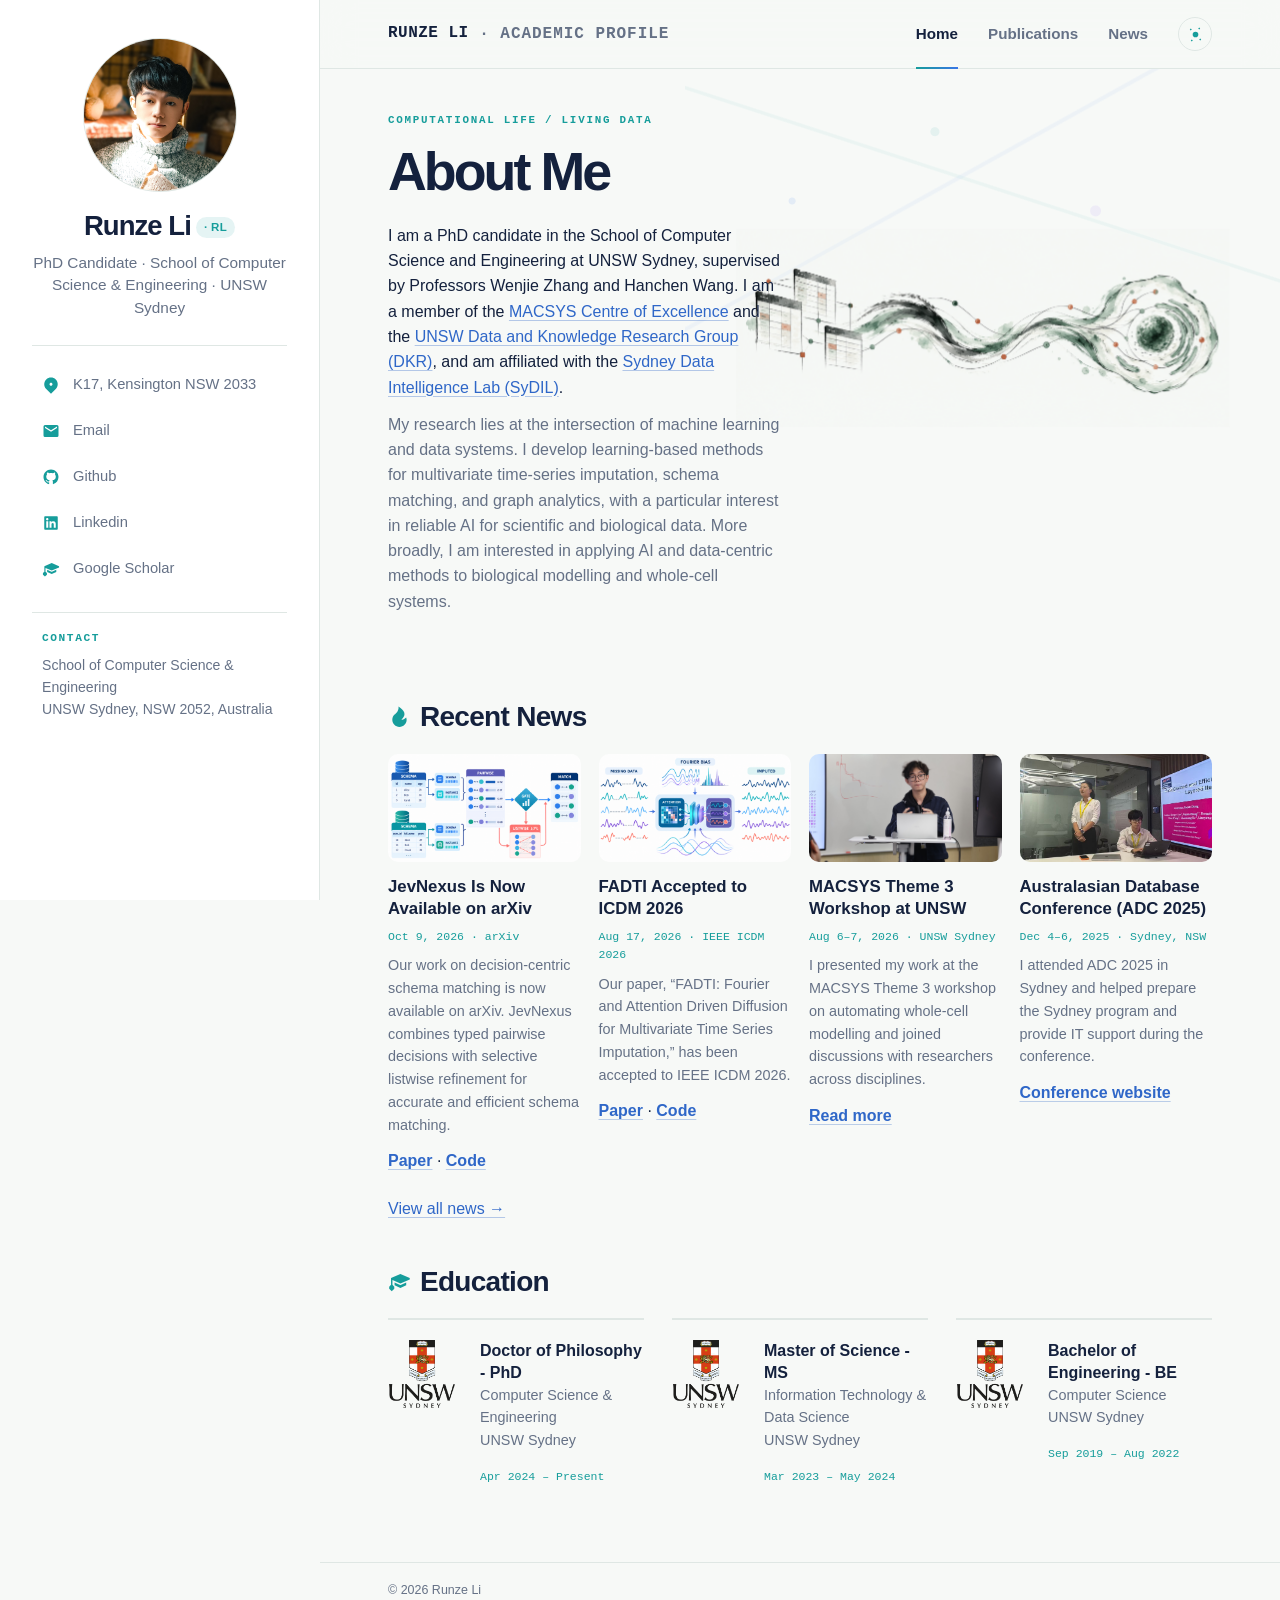
<file: index.html>
<!DOCTYPE html>
<html lang="en">
<head>
  <meta charset="utf-8" />
  <meta name="viewport" content="width=device-width, initial-scale=1" />
  <title>Runze Li — PhD, CSE @ UNSW</title>
<!--  <link rel="icon" href="assets/rl-logo-light.svg" media="(prefers-color-scheme: light)">-->
  <link rel="icon" href="assets/rl-logo-light.svg" >
<!--  <link rel="icon" href="assets/rl-logo-dark.svg"  media="(prefers-color-scheme: dark)">-->
  <meta name="description" content="Personal academic profile of a PhD candidate in the School of Computer Science and Engineering, UNSW Sydney." />
  <link rel="stylesheet" href="assets/css/style.css" />
</head>
<body>
  <div class="container">
    <!-- Sidebar -->
    <aside class="sidebar" id="sidebar">
      <div class="brand">
        <img class="avatar" src="assets/people/runze-li.jpg" alt="Profile portrait" />
        <div class="name">Runze Li<span class="accent"> · RL</span></div>
        <div class="role">PhD Candidate · School of Computer Science & Engineering · UNSW Sydney</div>

        <div class="chips" aria-label="Profile links">
          <!-- Position -->
          <a class="chip" href="https://www.google.com/maps/place/School+of+Computer+Science+and+Engineering/@-33.9188705,151.2287617,18z/data=!3m1!5s0x6b12b18a49a4eefb:0x5e0be1a85a0eca0d!4m10!1m2!2m1!1sK17+Kensington!3m6!1s0x15b83a85cd43ded:0xae9b690cb686f09f!8m2!3d-33.9188705!4d151.2309733!15sCg5LMTcgS2Vuc2luZ3RvbpIBFXVuaXZlcnNpdHlfZGVwYXJ0bWVudOABAA!16s%2Fm%2F0g5sp1g?entry=ttu&g_ep=EgoyMDI1MDgxOS4wIKXMDSoASAFQAw%3D%3D" target="_blank" rel="noopener" title="Position">
            <svg viewBox="0 0 24 24" aria-hidden="true" focusable="false" fill="currentColor">
              <defs>
              <linearGradient id="h2grad" x1="0" y1="0" x2="1" y2="1">
                <stop offset="0%" stop-color="var(--accent1)" />
                <stop offset="100%" stop-color="var(--accent2)" />
              </linearGradient>
            </defs>
            <path fill="url(#h2grad)" d="M18.364 17.364L12 23.7279L5.63604 17.364C2.12132 13.8492 2.12132 8.15076 5.63604 4.63604C9.15076 1.12132 14.8492 1.12132 18.364 4.63604C21.8787 8.15076 21.8787 13.8492 18.364 17.364ZM12 13C13.1046 13 14 12.1046 14 11C14 9.89543 13.1046 9 12 9C10.8954 9 10 9.89543 10 11C10 12.1046 10.8954 13 12 13Z"></path>
          </svg>
            <!-- <svg viewBox="0 0 24 24" aria-hidden="true" focusable="false"><path fill="currentColor" d="M10 2h4a2 2 0 0 1 2 2v2h2a2 2 0 0 1 2 2v3h-2V8h-4v2h-4V8H6v3H4V8a2 2 0 0 1 2-2h2V4a2 2 0 0 1 2-2Zm0 4h4V4h-4v2ZM2 13a2 2 0 0 1 2-2h16a2 2 0 0 1 2 2v5a2 2 0 0 1-2 2H4a2 2 0 0 1-2-2v-5Zm2 0v5h16v-5H4Z"/></svg> -->
            <span>K17, Kensington NSW 2033</span>
          </a>
          <!-- Email -->
          <a class="chip" href="mailto:runze.li1@unsw.edu.au" title="Email">
            <svg viewBox="0 0 24 24" aria-hidden="true" focusable="false" fill="currentColor" ><path fill="url(#h2grad)" d="M20 4H4a2 2 0 0 0-2 2v12a2 2 0 0 0 2 2h16a2 2 0 0 0 2-2V6a2 2 0 0 0-2-2Zm0 4-8 5L4 8V6l8 5 8-5v2Z"/></svg>
            <span>Email</span>
          </a>
          <!-- GitHub -->
          <a class="chip" href="https://github.com/RazeenLI" target="_blank" rel="noopener" title="GitHub">
            <svg viewBox="0 0 24 24" aria-hidden="true" focusable="false" fill="currentColor"><path fill="url(#h2grad)" d="M12.001 2C6.47598 2 2.00098 6.475 2.00098 12C2.00098 16.425 4.86348 20.1625 8.83848 21.4875C9.33848 21.575 9.52598 21.275 9.52598 21.0125C9.52598 20.775 9.51348 19.9875 9.51348 19.15C7.00098 19.6125 6.35098 18.5375 6.15098 17.975C6.03848 17.6875 5.55098 16.8 5.12598 16.5625C4.77598 16.375 4.27598 15.9125 5.11348 15.9C5.90098 15.8875 6.46348 16.625 6.65098 16.925C7.55098 18.4375 8.98848 18.0125 9.56348 17.75C9.65098 17.1 9.91348 16.6625 10.201 16.4125C7.97598 16.1625 5.65098 15.3 5.65098 11.475C5.65098 10.3875 6.03848 9.4875 6.67598 8.7875C6.57598 8.5375 6.22598 7.5125 6.77598 6.1375C6.77598 6.1375 7.61348 5.875 9.52598 7.1625C10.326 6.9375 11.176 6.825 12.026 6.825C12.876 6.825 13.726 6.9375 14.526 7.1625C16.4385 5.8625 17.276 6.1375 17.276 6.1375C17.826 7.5125 17.476 8.5375 17.376 8.7875C18.0135 9.4875 18.401 10.375 18.401 11.475C18.401 15.3125 16.0635 16.1625 13.8385 16.4125C14.201 16.725 14.5135 17.325 14.5135 18.2625C14.5135 19.6 14.501 20.675 14.501 21.0125C14.501 21.275 14.6885 21.5875 15.1885 21.4875C19.259 20.1133 21.9999 16.2963 22.001 12C22.001 6.475 17.526 2 12.001 2Z"></path></svg>
            <!-- <svg viewBox="0 0 24 24" aria-hidden="true" focusable="false"><path fill="currentColor" d="M12 .5A11.5 11.5 0 0 0 .5 12.4c0 5.26 3.43 9.72 8.19 11.29.6.11.82-.27.82-.58v-2.2c-3.33.74-4.03-1.61-4.03-1.61-.55-1.42-1.35-1.8-1.35-1.8-1.1-.76.08-.74.08-.74 1.22.09 1.86 1.27 1.86 1.27 1.08 1.85 2.83 1.32 3.52 1.01.11-.8.42-1.33.76-1.64-2.66-.31-5.46-1.37-5.46-6.1 0-1.35.47-2.44 1.26-3.3-.13-.31-.55-1.58.12-3.29 0 0 1.03-.34 3.38 1.26a11.7 11.7 0 0 1 6.16 0c2.34-1.6 3.37-1.26 3.37-1.26.68 1.71.26 2.98.13 3.29.79.86 1.25 1.95 1.25 3.3 0 4.74-2.8 5.78-5.47 6.1.43.39.81 1.16.81 2.35v3.48c0 .32.22.7.83.58A11.5 11.5 0 0 0 23.5 12.4 11.5 11.5 0 0 0 12 .5Z"/></svg> -->
            <span>Github</span>
          </a>
          <!-- Linkedin -->
          <a class="chip" href="https://www.linkedin.com/in/runze-razeen-li/" target="_blank" rel="noopener" title="LinkedIn">
            <svg viewBox="0 0 24 24" aria-hidden="true" focusable="false" fill="currentColor"><path fill="url(#h2grad)" d="M18.3362 18.339H15.6707V14.1622C15.6707 13.1662 15.6505 11.8845 14.2817 11.8845C12.892 11.8845 12.6797 12.9683 12.6797 14.0887V18.339H10.0142V9.75H12.5747V10.9207H12.6092C12.967 10.2457 13.837 9.53325 15.1367 9.53325C17.8375 9.53325 18.337 11.3108 18.337 13.6245V18.339H18.3362ZM7.00373 8.57475C6.14573 8.57475 5.45648 7.88025 5.45648 7.026C5.45648 6.1725 6.14648 5.47875 7.00373 5.47875C7.85873 5.47875 8.55173 6.1725 8.55173 7.026C8.55173 7.88025 7.85798 8.57475 7.00373 8.57475ZM8.34023 18.339H5.66723V9.75H8.34023V18.339ZM19.6697 3H4.32923C3.59498 3 3.00098 3.5805 3.00098 4.29675V19.7033C3.00098 20.4202 3.59498 21 4.32923 21H19.6675C20.401 21 21.001 20.4202 21.001 19.7033V4.29675C21.001 3.5805 20.401 3 19.6675 3H19.6697Z"></path></svg>
            <span>Linkedin</span>
          </a>
          <a class="chip" href="https://scholar.google.com/citations?user=N20j5o0AAAAJ&amp;hl=zh-CN" target="_blank" rel="noopener" title="Google Scholar">
            <svg viewBox="0 0 24 24" aria-hidden="true" focusable="false" fill="currentColor"><path fill="url(#h2grad)" d="m22.75 8.3076 -9.7954 -4.24412L3.15912 8.3076v7.2358L1.25 17.4525v2.0532l2.65909 2.6591 2.65909 -2.6591v-2.0532l-1.90906 -1.909v-4.9763l8.29548 3.5942L22.75 9.91727V8.3076ZM6.87273 13.1568l0.00699 2.8244 6.07358 2.847 6.0841 -2.8473 -0.0007 -2.8242 -5.784 2.506 -0.2981 0.1292 -0.2982 -0.1292 -5.78367 -2.5059Z"/></svg>
            <span>Google Scholar</span>
          </a>
        </div>

        <div class="sidebar-section">
          <h3>Contact</h3>
          <p class="small">School of Computer Science & Engineering<br/>UNSW Sydney, NSW 2052, Australia</p>
        </div>
      </div>
    </aside>

    <!-- Main -->
    <main class="main">
      <header class="header" role="banner">
        <div class="toolbar">
          <span class="site-title"><span class="accent">Runze Li</span> · Academic Profile</span>
          <nav class="nav" aria-label="Primary">
            <a class="tab-btn active" id="tab-home" href="index.html" aria-current="page">Home</a>
            <a class="tab-btn" id="tab-publications" href="publications.html">Publications</a>
            <a class="tab-btn" id="tab-projects" href="projects.html" hidden>Projects</a>
            <a class="tab-btn" id="tab-news" href="news.html">News</a>
            <button class="theme-toggle" id="themeToggle" title="Toggle theme" aria-label="Toggle theme">
              <svg class="icon-sun" viewBox="0 0 24 24" aria-hidden="true"><path fill="url(#h2grad)"  d="M6.76 4.84 5.34 3.42 3.92 4.84l1.42 1.42 1.42-1.42Zm10.48 14.32 1.42 1.42 1.42-1.42-1.42-1.42-1.42 1.42ZM12 4V2h-0v2h0Zm0 18v-2h0v2h0ZM4 12H2v0h2v0Zm18 0h-2v0h2v0ZM6.76 19.16l-1.42 1.42 1.42 1.42 1.42-1.42-1.42-1.42Zm10.48-14.32 1.42-1.42-1.42-1.42-1.42 1.42 1.42 1.42ZM12 8a4 4 0 1 1 0 8 4 4 0 0 1 0-8Z"/></svg>
              <svg class="icon-moon" viewBox="0 0 24 24" aria-hidden="true"><path fill="url(#h2grad)" d="M21 12.79A9 9 0 1 1 11.21 3 7 7 0 0 0 21 12.79Z"/></svg>
            </button>
            <!-- <button class="mobile-toggle" id="toggleSidebar" title="Toggle sidebar" aria-label="Toggle sidebar">
              <svg width="18" height="18" viewBox="0 0 24 24" aria-hidden="true"><path fill="url(#h2grad)" d="M3 6h18v2H3V6Zm0 5h18v2H3v-2Zm0 5h18v2H3v-2Z"/></svg>
              Sidebar
            </button> -->
          </nav>
        </div>
      </header>

      <section class="content">
        <section id="home" class="tab-panel active" role="tabpanel" aria-labelledby="tab-home">
          <div class="about-hero">
            <h1>About Me</h1>
            <p class="intro">I am a PhD candidate in the School of Computer Science and Engineering at UNSW Sydney, supervised by Professors Wenjie Zhang and Hanchen Wang. I am a member of the <a href="https://macsys.org/staff/runze-li/" target="_blank" rel="noopener">MACSYS Centre of Excellence</a> and the <a href="https://unswdb.github.io/index.html" target="_blank" rel="noopener">UNSW Data and Knowledge Research Group (DKR)</a>, and am affiliated with the <a href="https://sydil.org/" target="_blank" rel="noopener">Sydney Data Intelligence Lab (SyDIL)</a>.</p>
            <p class="intro">My research lies at the intersection of machine learning and data systems. I develop learning-based methods for multivariate time-series imputation, schema matching, and graph analytics, with a particular interest in reliable AI for scientific and biological data. More broadly, I am interested in applying AI and data-centric methods to biological modelling and whole-cell systems.</p>
            <div class="science-visual">
              <img src="assets/placeholders/home-living-data.png" alt="Ink-wash illustration connecting relational data, artificial intelligence, and virtual-cell modelling">
            </div>
          </div>

          <h2>
            <svg viewBox="0 0 24 24" fill="currentColor" aria-hidden="true"><path fill="url(#h2grad)" d="M12 23C7.85786 23 4.5 19.6421 4.5 15.5C4.5 13.3462 5.40786 11.4045 6.86179 10.0366C8.20403 8.77375 11.5 6.49951 11 1.5C17 5.5 20 9.5 14 15.5C15 15.5 16.5 15.5 19 13.0296C19.2697 13.8032 19.5 14.6345 19.5 15.5C19.5 19.6421 16.1421 23 12 23Z"></path></svg>
            Recent News
          </h2>
          <ul class="news-list" id="recentNewsList" tabindex="0" aria-label="Recent news. Scroll horizontally to browse."></ul>
          <p><a href="news.html">View all news →</a></p>

          <h2>
            <svg viewBox="0 0 24 24" fill="currentColor"><path fill="url(#h2grad)" d="m22.75 8.3076 -9.7954 -4.24412L3.15912 8.3076v7.2358L1.25 17.4525v2.0532l2.65909 2.6591 2.65909 -2.6591v-2.0532l-1.90906 -1.909v-4.9763l8.29548 3.5942L22.75 9.91727V8.3076ZM6.87273 13.1568l0.00699 2.8244 6.07358 2.847 6.0841 -2.8473 -0.0007 -2.8242 -5.784 2.506 -0.2981 0.1292 -0.2982 -0.1292 -5.78367 -2.5059Z"/></svg>
            Education
          </h2>
          <div class="edu-list">
            <article class="edu-item">
              <header class="edu-header">
              <img class="edu-logo" src="assets/placeholders/unsw-mark.png" alt="UNSW Sydney logo">
                <div>
                  <div class="degree">Doctor of Philosophy - PhD</div>
                  <div class="field">Computer Science &amp; Engineering</div>
                  <div class="school">UNSW Sydney</div>
                </div>
                <div class="dates">
                  <time datetime="2024-03">Apr 2024</time> – <span>Present</span>
                </div>
              </header>
<!--              <ul>-->
<!--                <li>Research: Database, Graph Data, Deep learning, Whole-cell modeling.</li>-->
<!--                <li>Advisor: Prof. Wenjie Zhang · DKR · MACSYS</li>-->
<!--              </ul>-->
            </article>

            <article class="edu-item">
              <header class="edu-header">
              <img class="edu-logo" src="assets/placeholders/unsw-mark.png" alt="UNSW Sydney logo">
                <div>
                  <div class="degree">Master of Science - MS</div>
                  <div class="field">Information Technology &amp; Data Science</div>
                  <div class="school">UNSW Sydney</div>
                </div>
                <div class="dates">
                  <time datetime="2023-03">Mar 2023</time> – <time datetime="2024-05">May 2024</time>
                </div>
              </header>
<!--              <p class="desc">Thesis on graph algorithms; GPA 90/100.</p>-->
            </article>

            <article class="edu-item">
              <header class="edu-header">
              <img class="edu-logo" src="assets/placeholders/unsw-mark.png" alt="UNSW Sydney logo">
                <div>
                  <div class="degree">Bachelor of Engineering - BE</div>
                  <div class="field">Computer Science</div>
                  <div class="school">UNSW Sydney</div>
                </div>
                <div class="dates">
                  <time datetime="2019-09">Sep 2019</time> – <time datetime="2022-08">Aug 2022</time>
                </div>
              </header>
            </article>
          </div>
<!--          <ul>-->
<!--            &lt;!&ndash; <li><strong>PhD in Computer Science</strong>, UNSW Sydney — 2024–Present</li>-->
<!--            <li><strong>M.Sc. in Computer Science</strong>, UNSW Sydney — 2021–2023</li>-->
<!--            <li><strong>M.Sc. in Computer Science</strong>, UNSW Sydney — 2021–2023</li> &ndash;&gt;-->
<!--          </ul>-->
        </section>
      </section>

      <footer>
        © <span id="year"></span> Runze Li
      </footer>
    </main>
  </div>

  <script src="assets/js/news-data.js"></script>
  <script src="assets/js/main.js"></script>
</body>
</html>
</file>
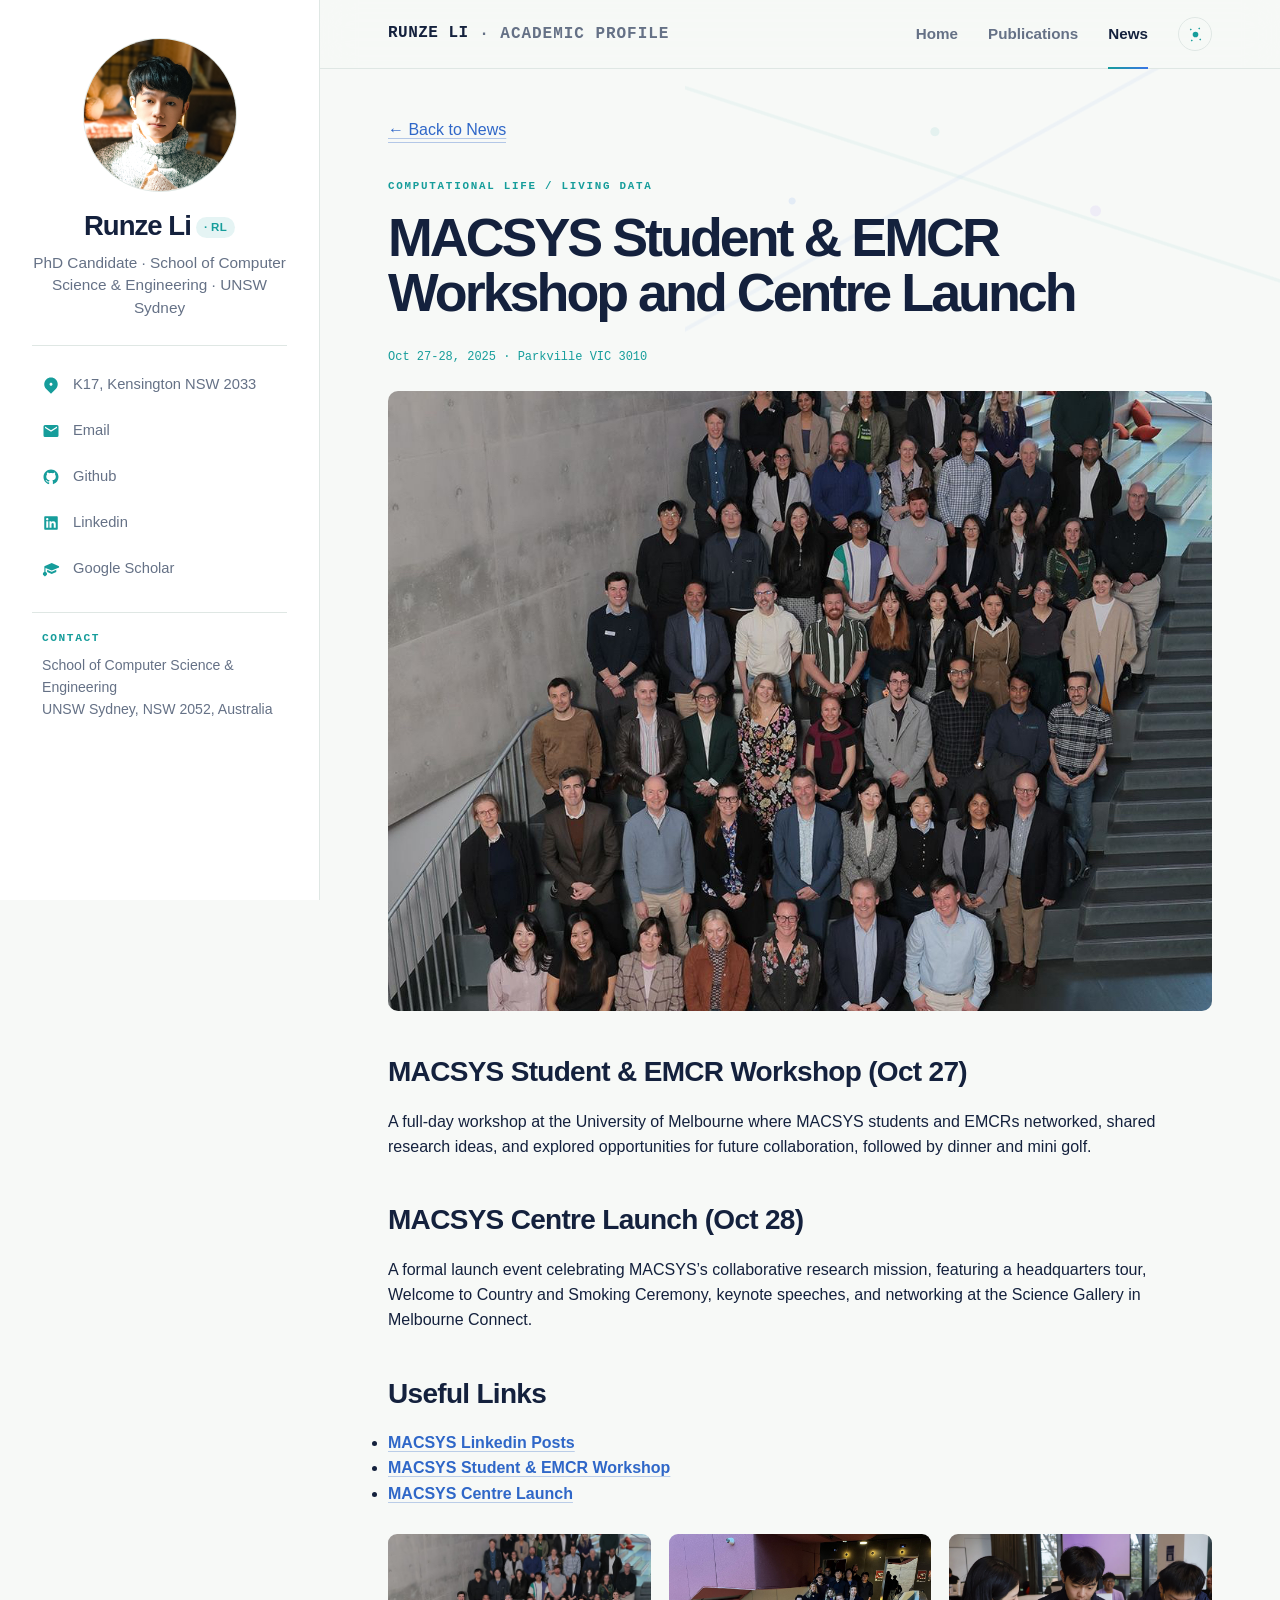
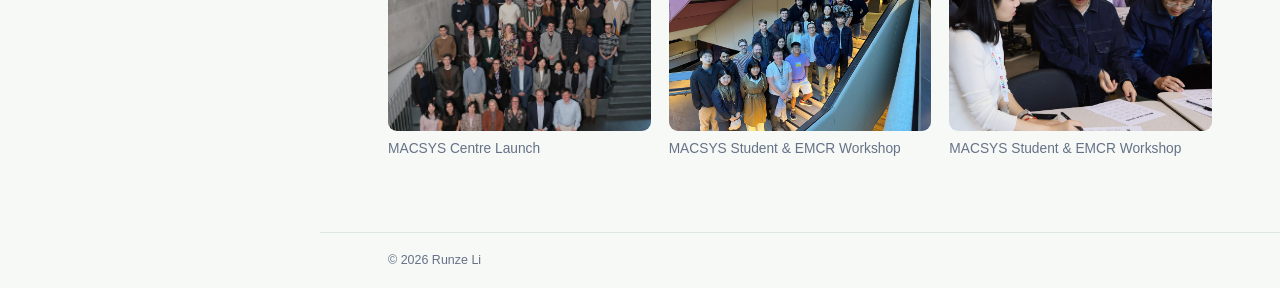
<file: news-macsys-launch.html>
<!DOCTYPE html>
<html lang="en">
<head>
  <meta charset="utf-8" />
  <meta name="viewport" content="width=device-width, initial-scale=1" />
  <title>MACSYS Student & EMCR Workshop and Centre Launch — Runze Li</title>
<!--  <link rel="icon" href="assets/rl-logo-light.svg" media="(prefers-color-scheme: light)">-->
  <link rel="icon" href="assets/rl-logo-light.svg" >
<!--  <link rel="icon" href="assets/rl-logo-dark.svg"  media="(prefers-color-scheme: dark)">-->
  <meta name="description" content="Personal academic profile of a PhD candidate in the School of Computer Science and Engineering, UNSW Sydney." />
  <link rel="stylesheet" href="assets/css/style.css" />
</head>
<body>
  <div class="container">
    <!-- Sidebar -->
    <aside class="sidebar" id="sidebar">
      <div class="brand">
        <img class="avatar" src="assets/people/runze-li.jpg" alt="Profile portrait" />
        <div class="name">Runze Li<span class="accent"> · RL</span></div>
        <div class="role">PhD Candidate · School of Computer Science & Engineering · UNSW Sydney</div>

        <div class="chips" aria-label="Profile links">
          <!-- Position -->
          <a class="chip" href="https://www.google.com/maps/place/School+of+Computer+Science+and+Engineering/@-33.9188705,151.2287617,18z/data=!3m1!5s0x6b12b18a49a4eefb:0x5e0be1a85a0eca0d!4m10!1m2!2m1!1sK17+Kensington!3m6!1s0x15b83a85cd43ded:0xae9b690cb686f09f!8m2!3d-33.9188705!4d151.2309733!15sCg5LMTcgS2Vuc2luZ3RvbpIBFXVuaXZlcnNpdHlfZGVwYXJ0bWVudOABAA!16s%2Fm%2F0g5sp1g?entry=ttu&g_ep=EgoyMDI1MDgxOS4wIKXMDSoASAFQAw%3D%3D" target="_blank" rel="noopener" title="Position">
            <svg viewBox="0 0 24 24" aria-hidden="true" focusable="false" fill="currentColor">
              <defs>
              <linearGradient id="h2grad" x1="0" y1="0" x2="1" y2="1">
                <stop offset="0%" stop-color="var(--accent1)" />
                <stop offset="100%" stop-color="var(--accent2)" />
              </linearGradient>
            </defs>
            <path fill="url(#h2grad)" d="M18.364 17.364L12 23.7279L5.63604 17.364C2.12132 13.8492 2.12132 8.15076 5.63604 4.63604C9.15076 1.12132 14.8492 1.12132 18.364 4.63604C21.8787 8.15076 21.8787 13.8492 18.364 17.364ZM12 13C13.1046 13 14 12.1046 14 11C14 9.89543 13.1046 9 12 9C10.8954 9 10 9.89543 10 11C10 12.1046 10.8954 13 12 13Z"></path>
          </svg>
            <!-- <svg viewBox="0 0 24 24" aria-hidden="true" focusable="false"><path fill="currentColor" d="M10 2h4a2 2 0 0 1 2 2v2h2a2 2 0 0 1 2 2v3h-2V8h-4v2h-4V8H6v3H4V8a2 2 0 0 1 2-2h2V4a2 2 0 0 1 2-2Zm0 4h4V4h-4v2ZM2 13a2 2 0 0 1 2-2h16a2 2 0 0 1 2 2v5a2 2 0 0 1-2 2H4a2 2 0 0 1-2-2v-5Zm2 0v5h16v-5H4Z"/></svg> -->
            <span>K17, Kensington NSW 2033</span>
          </a>
          <!-- Email -->
          <a class="chip" href="mailto:runze.li1@unsw.edu.au" title="Email">
            <svg viewBox="0 0 24 24" aria-hidden="true" focusable="false" fill="currentColor" ><path fill="url(#h2grad)" d="M20 4H4a2 2 0 0 0-2 2v12a2 2 0 0 0 2 2h16a2 2 0 0 0 2-2V6a2 2 0 0 0-2-2Zm0 4-8 5L4 8V6l8 5 8-5v2Z"/></svg>
            <span>Email</span>
          </a>
          <!-- GitHub -->
          <a class="chip" href="https://github.com/RazeenLI" target="_blank" rel="noopener" title="GitHub">
            <svg viewBox="0 0 24 24" aria-hidden="true" focusable="false" fill="currentColor"><path fill="url(#h2grad)" d="M12.001 2C6.47598 2 2.00098 6.475 2.00098 12C2.00098 16.425 4.86348 20.1625 8.83848 21.4875C9.33848 21.575 9.52598 21.275 9.52598 21.0125C9.52598 20.775 9.51348 19.9875 9.51348 19.15C7.00098 19.6125 6.35098 18.5375 6.15098 17.975C6.03848 17.6875 5.55098 16.8 5.12598 16.5625C4.77598 16.375 4.27598 15.9125 5.11348 15.9C5.90098 15.8875 6.46348 16.625 6.65098 16.925C7.55098 18.4375 8.98848 18.0125 9.56348 17.75C9.65098 17.1 9.91348 16.6625 10.201 16.4125C7.97598 16.1625 5.65098 15.3 5.65098 11.475C5.65098 10.3875 6.03848 9.4875 6.67598 8.7875C6.57598 8.5375 6.22598 7.5125 6.77598 6.1375C6.77598 6.1375 7.61348 5.875 9.52598 7.1625C10.326 6.9375 11.176 6.825 12.026 6.825C12.876 6.825 13.726 6.9375 14.526 7.1625C16.4385 5.8625 17.276 6.1375 17.276 6.1375C17.826 7.5125 17.476 8.5375 17.376 8.7875C18.0135 9.4875 18.401 10.375 18.401 11.475C18.401 15.3125 16.0635 16.1625 13.8385 16.4125C14.201 16.725 14.5135 17.325 14.5135 18.2625C14.5135 19.6 14.501 20.675 14.501 21.0125C14.501 21.275 14.6885 21.5875 15.1885 21.4875C19.259 20.1133 21.9999 16.2963 22.001 12C22.001 6.475 17.526 2 12.001 2Z"></path></svg>
            <!-- <svg viewBox="0 0 24 24" aria-hidden="true" focusable="false"><path fill="currentColor" d="M12 .5A11.5 11.5 0 0 0 .5 12.4c0 5.26 3.43 9.72 8.19 11.29.6.11.82-.27.82-.58v-2.2c-3.33.74-4.03-1.61-4.03-1.61-.55-1.42-1.35-1.8-1.35-1.8-1.1-.76.08-.74.08-.74 1.22.09 1.86 1.27 1.86 1.27 1.08 1.85 2.83 1.32 3.52 1.01.11-.8.42-1.33.76-1.64-2.66-.31-5.46-1.37-5.46-6.1 0-1.35.47-2.44 1.26-3.3-.13-.31-.55-1.58.12-3.29 0 0 1.03-.34 3.38 1.26a11.7 11.7 0 0 1 6.16 0c2.34-1.6 3.37-1.26 3.37-1.26.68 1.71.26 2.98.13 3.29.79.86 1.25 1.95 1.25 3.3 0 4.74-2.8 5.78-5.47 6.1.43.39.81 1.16.81 2.35v3.48c0 .32.22.7.83.58A11.5 11.5 0 0 0 23.5 12.4 11.5 11.5 0 0 0 12 .5Z"/></svg> -->
            <span>Github</span>
          </a>
          <!-- Linkedin -->
          <a class="chip" href="https://www.linkedin.com/in/runze-razeen-li/" target="_blank" rel="noopener" title="LinkedIn">
            <svg viewBox="0 0 24 24" aria-hidden="true" focusable="false" fill="currentColor"><path fill="url(#h2grad)" d="M18.3362 18.339H15.6707V14.1622C15.6707 13.1662 15.6505 11.8845 14.2817 11.8845C12.892 11.8845 12.6797 12.9683 12.6797 14.0887V18.339H10.0142V9.75H12.5747V10.9207H12.6092C12.967 10.2457 13.837 9.53325 15.1367 9.53325C17.8375 9.53325 18.337 11.3108 18.337 13.6245V18.339H18.3362ZM7.00373 8.57475C6.14573 8.57475 5.45648 7.88025 5.45648 7.026C5.45648 6.1725 6.14648 5.47875 7.00373 5.47875C7.85873 5.47875 8.55173 6.1725 8.55173 7.026C8.55173 7.88025 7.85798 8.57475 7.00373 8.57475ZM8.34023 18.339H5.66723V9.75H8.34023V18.339ZM19.6697 3H4.32923C3.59498 3 3.00098 3.5805 3.00098 4.29675V19.7033C3.00098 20.4202 3.59498 21 4.32923 21H19.6675C20.401 21 21.001 20.4202 21.001 19.7033V4.29675C21.001 3.5805 20.401 3 19.6675 3H19.6697Z"></path></svg>
            <span>Linkedin</span>
          </a>
          <a class="chip" href="https://scholar.google.com/citations?user=N20j5o0AAAAJ&amp;hl=zh-CN" target="_blank" rel="noopener" title="Google Scholar">
            <svg viewBox="0 0 24 24" aria-hidden="true" focusable="false" fill="currentColor"><path fill="url(#h2grad)" d="m22.75 8.3076 -9.7954 -4.24412L3.15912 8.3076v7.2358L1.25 17.4525v2.0532l2.65909 2.6591 2.65909 -2.6591v-2.0532l-1.90906 -1.909v-4.9763l8.29548 3.5942L22.75 9.91727V8.3076ZM6.87273 13.1568l0.00699 2.8244 6.07358 2.847 6.0841 -2.8473 -0.0007 -2.8242 -5.784 2.506 -0.2981 0.1292 -0.2982 -0.1292 -5.78367 -2.5059Z"/></svg>
            <span>Google Scholar</span>
          </a>
        </div>

        <div class="sidebar-section">
          <h3>Contact</h3>
          <p class="small">School of Computer Science & Engineering<br/>UNSW Sydney, NSW 2052, Australia</p>
        </div>
      </div>
    </aside>

    <!-- Main -->
    <main class="main">
      <header class="header" role="banner">
        <div class="toolbar">
          <span class="site-title"><span class="accent">Runze Li</span> · Academic Profile</span>
          <nav class="nav" aria-label="Primary">
            <a class="tab-btn" id="tab-home" href="index.html">Home</a>
            <a class="tab-btn" id="tab-publications" href="publications.html">Publications</a>
            <a class="tab-btn" id="tab-projects" href="projects.html" hidden>Projects</a>
            <a class="tab-btn active" id="tab-news" href="news.html" aria-current="page">News</a>
            <button class="theme-toggle" id="themeToggle" title="Toggle theme" aria-label="Toggle theme">
              <svg class="icon-sun" viewBox="0 0 24 24" aria-hidden="true"><path fill="url(#h2grad)"  d="M6.76 4.84 5.34 3.42 3.92 4.84l1.42 1.42 1.42-1.42Zm10.48 14.32 1.42 1.42 1.42-1.42-1.42-1.42-1.42 1.42ZM12 4V2h-0v2h0Zm0 18v-2h0v2h0ZM4 12H2v0h2v0Zm18 0h-2v0h2v0ZM6.76 19.16l-1.42 1.42 1.42 1.42 1.42-1.42-1.42-1.42Zm10.48-14.32 1.42-1.42-1.42-1.42-1.42 1.42 1.42 1.42ZM12 8a4 4 0 1 1 0 8 4 4 0 0 1 0-8Z"/></svg>
              <svg class="icon-moon" viewBox="0 0 24 24" aria-hidden="true"><path fill="url(#h2grad)" d="M21 12.79A9 9 0 1 1 11.21 3 7 7 0 0 0 21 12.79Z"/></svg>
            </button>
            <!-- <button class="mobile-toggle" id="toggleSidebar" title="Toggle sidebar" aria-label="Toggle sidebar">
              <svg width="18" height="18" viewBox="0 0 24 24" aria-hidden="true"><path fill="url(#h2grad)" d="M3 6h18v2H3V6Zm0 5h18v2H3v-2Zm0 5h18v2H3v-2Z"/></svg>
              Sidebar
            </button> -->
          </nav>
        </div>
      </header>

      <section class="content">
        <section id="news-detail" class="tab-panel active" aria-label="News article">
          <article class="article">
            <p><a class="back" href="news.html">← Back to News</a></p>
            <header>
              <h1>MACSYS Student & EMCR Workshop and Centre Launch</h1>
              <div class="meta"><time datetime="2025-10-29">Oct 27-28, 2025</time> · Parkville VIC 3010</div>
            </header>
            <img class="hero" src="assets/news/2025-MACSYS-launch/MACSYS-launch-1.JPG" alt="MACSYS Centre Launch" />
            <h2>MACSYS Student & EMCR Workshop (Oct 27)</h2>
            <p>A full-day workshop at the University of Melbourne where MACSYS students and EMCRs networked, shared research ideas, and explored opportunities for future collaboration, followed by dinner and mini golf.</p>
            <h2>MACSYS Centre Launch (Oct 28)</h2>
            <p>A formal launch event celebrating MACSYS’s collaborative research mission, featuring a headquarters tour, Welcome to Country and Smoking Ceremony, keynote speeches, and networking at the Science Gallery in Melbourne Connect.</p>
            <h2>Useful Links</h2>
            <ul class="news-actions">
              <li><a class="read-more" href="https://www.linkedin.com/company/macsys-coe/posts/" aria-label="MACSYS Linkedin Posts">MACSYS Linkedin Posts</a></li>
              <li><a class="read-more" href="https://macsys.org/event/student-emcr-workshop/" aria-label="MACSYS Student & EMCR Workshop">MACSYS Student & EMCR Workshop</a></li>
              <li><a class="read-more" href="https://macsys.org/event/macsys-centre-launch/" aria-label="MACSYS Centre Launch">MACSYS Centre Launch</a></li>
            </ul>
            <!-- 图集（可选） -->
            <section class="gallery">
              <figure>
                <img src="assets/news/2025-MACSYS-launch/MACSYS-launch-1.JPG" alt="MACSYS Centre Launch">
                <figcaption>MACSYS Centre Launch</figcaption>
              </figure>
              <figure>
                <img src="assets/news/2025-MACSYS-launch/MACSYS-workshop-1.JPG" alt="MACSYS Student &amp; EMCR Workshop">
                <figcaption>MACSYS Student & EMCR Workshop</figcaption>
              </figure>
              <figure>
                <img src="assets/news/2025-MACSYS-launch/MACSYS-workshop-2.JPG" alt="Participants at the MACSYS Student &amp; EMCR Workshop" loading="lazy">
                <figcaption>MACSYS Student & EMCR Workshop</figcaption>
              </figure>
            </section>
          </article>
        </section>
      </section>

      <footer>
        © <span id="year"></span> Runze Li
      </footer>
    </main>
  </div>

  <script src="assets/js/main.js"></script>
</body>
</html>
</file>
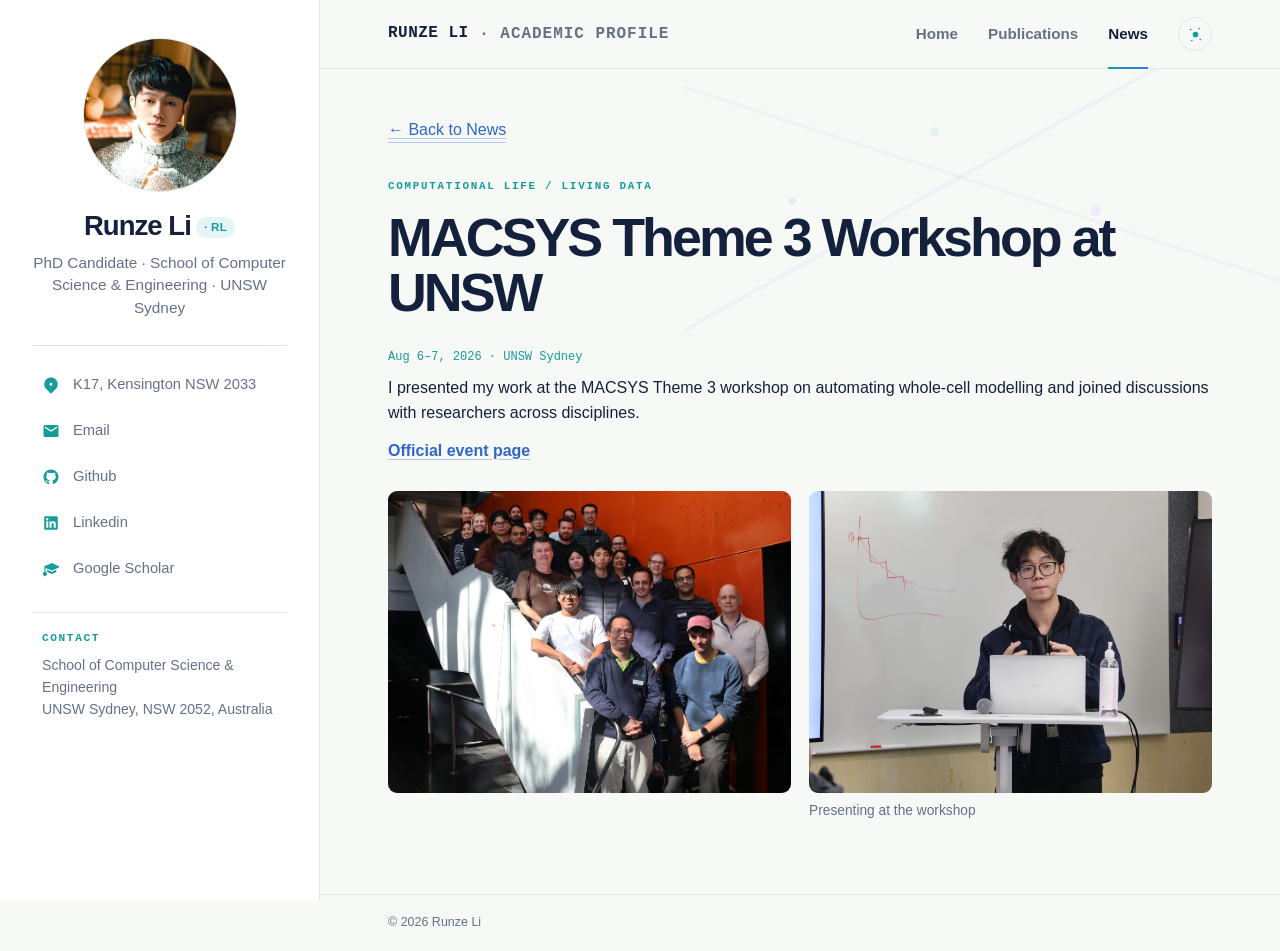
<file: news-macsys-workshop3.html>
<!DOCTYPE html>
<html lang="en">
<head>
  <meta charset="utf-8" />
  <meta name="viewport" content="width=device-width, initial-scale=1" />
  <title>MACSYS Theme 3 Workshop at UNSW — Runze Li</title>
<!--  <link rel="icon" href="assets/rl-logo-light.svg" media="(prefers-color-scheme: light)">-->
  <link rel="icon" href="assets/rl-logo-light.svg" >
<!--  <link rel="icon" href="assets/rl-logo-dark.svg"  media="(prefers-color-scheme: dark)">-->
  <meta name="description" content="Personal academic profile of a PhD candidate in the School of Computer Science and Engineering, UNSW Sydney." />
  <link rel="stylesheet" href="assets/css/style.css" />
</head>
<body>
  <div class="container">
    <!-- Sidebar -->
    <aside class="sidebar" id="sidebar">
      <div class="brand">
        <img class="avatar" src="assets/people/runze-li.jpg" alt="Profile portrait" />
        <div class="name">Runze Li<span class="accent"> · RL</span></div>
        <div class="role">PhD Candidate · School of Computer Science & Engineering · UNSW Sydney</div>

        <div class="chips" aria-label="Profile links">
          <!-- Position -->
          <a class="chip" href="https://www.google.com/maps/place/School+of+Computer+Science+and+Engineering/@-33.9188705,151.2287617,18z/data=!3m1!5s0x6b12b18a49a4eefb:0x5e0be1a85a0eca0d!4m10!1m2!2m1!1sK17+Kensington!3m6!1s0x15b83a85cd43ded:0xae9b690cb686f09f!8m2!3d-33.9188705!4d151.2309733!15sCg5LMTcgS2Vuc2luZ3RvbpIBFXVuaXZlcnNpdHlfZGVwYXJ0bWVudOABAA!16s%2Fm%2F0g5sp1g?entry=ttu&g_ep=EgoyMDI1MDgxOS4wIKXMDSoASAFQAw%3D%3D" target="_blank" rel="noopener" title="Position">
            <svg viewBox="0 0 24 24" aria-hidden="true" focusable="false" fill="currentColor">
              <defs>
              <linearGradient id="h2grad" x1="0" y1="0" x2="1" y2="1">
                <stop offset="0%" stop-color="var(--accent1)" />
                <stop offset="100%" stop-color="var(--accent2)" />
              </linearGradient>
            </defs>
            <path fill="url(#h2grad)" d="M18.364 17.364L12 23.7279L5.63604 17.364C2.12132 13.8492 2.12132 8.15076 5.63604 4.63604C9.15076 1.12132 14.8492 1.12132 18.364 4.63604C21.8787 8.15076 21.8787 13.8492 18.364 17.364ZM12 13C13.1046 13 14 12.1046 14 11C14 9.89543 13.1046 9 12 9C10.8954 9 10 9.89543 10 11C10 12.1046 10.8954 13 12 13Z"></path>
          </svg>
            <!-- <svg viewBox="0 0 24 24" aria-hidden="true" focusable="false"><path fill="currentColor" d="M10 2h4a2 2 0 0 1 2 2v2h2a2 2 0 0 1 2 2v3h-2V8h-4v2h-4V8H6v3H4V8a2 2 0 0 1 2-2h2V4a2 2 0 0 1 2-2Zm0 4h4V4h-4v2ZM2 13a2 2 0 0 1 2-2h16a2 2 0 0 1 2 2v5a2 2 0 0 1-2 2H4a2 2 0 0 1-2-2v-5Zm2 0v5h16v-5H4Z"/></svg> -->
            <span>K17, Kensington NSW 2033</span>
          </a>
          <!-- Email -->
          <a class="chip" href="mailto:runze.li1@unsw.edu.au" title="Email">
            <svg viewBox="0 0 24 24" aria-hidden="true" focusable="false" fill="currentColor" ><path fill="url(#h2grad)" d="M20 4H4a2 2 0 0 0-2 2v12a2 2 0 0 0 2 2h16a2 2 0 0 0 2-2V6a2 2 0 0 0-2-2Zm0 4-8 5L4 8V6l8 5 8-5v2Z"/></svg>
            <span>Email</span>
          </a>
          <!-- GitHub -->
          <a class="chip" href="https://github.com/RazeenLI" target="_blank" rel="noopener" title="GitHub">
            <svg viewBox="0 0 24 24" aria-hidden="true" focusable="false" fill="currentColor"><path fill="url(#h2grad)" d="M12.001 2C6.47598 2 2.00098 6.475 2.00098 12C2.00098 16.425 4.86348 20.1625 8.83848 21.4875C9.33848 21.575 9.52598 21.275 9.52598 21.0125C9.52598 20.775 9.51348 19.9875 9.51348 19.15C7.00098 19.6125 6.35098 18.5375 6.15098 17.975C6.03848 17.6875 5.55098 16.8 5.12598 16.5625C4.77598 16.375 4.27598 15.9125 5.11348 15.9C5.90098 15.8875 6.46348 16.625 6.65098 16.925C7.55098 18.4375 8.98848 18.0125 9.56348 17.75C9.65098 17.1 9.91348 16.6625 10.201 16.4125C7.97598 16.1625 5.65098 15.3 5.65098 11.475C5.65098 10.3875 6.03848 9.4875 6.67598 8.7875C6.57598 8.5375 6.22598 7.5125 6.77598 6.1375C6.77598 6.1375 7.61348 5.875 9.52598 7.1625C10.326 6.9375 11.176 6.825 12.026 6.825C12.876 6.825 13.726 6.9375 14.526 7.1625C16.4385 5.8625 17.276 6.1375 17.276 6.1375C17.826 7.5125 17.476 8.5375 17.376 8.7875C18.0135 9.4875 18.401 10.375 18.401 11.475C18.401 15.3125 16.0635 16.1625 13.8385 16.4125C14.201 16.725 14.5135 17.325 14.5135 18.2625C14.5135 19.6 14.501 20.675 14.501 21.0125C14.501 21.275 14.6885 21.5875 15.1885 21.4875C19.259 20.1133 21.9999 16.2963 22.001 12C22.001 6.475 17.526 2 12.001 2Z"></path></svg>
            <!-- <svg viewBox="0 0 24 24" aria-hidden="true" focusable="false"><path fill="currentColor" d="M12 .5A11.5 11.5 0 0 0 .5 12.4c0 5.26 3.43 9.72 8.19 11.29.6.11.82-.27.82-.58v-2.2c-3.33.74-4.03-1.61-4.03-1.61-.55-1.42-1.35-1.8-1.35-1.8-1.1-.76.08-.74.08-.74 1.22.09 1.86 1.27 1.86 1.27 1.08 1.85 2.83 1.32 3.52 1.01.11-.8.42-1.33.76-1.64-2.66-.31-5.46-1.37-5.46-6.1 0-1.35.47-2.44 1.26-3.3-.13-.31-.55-1.58.12-3.29 0 0 1.03-.34 3.38 1.26a11.7 11.7 0 0 1 6.16 0c2.34-1.6 3.37-1.26 3.37-1.26.68 1.71.26 2.98.13 3.29.79.86 1.25 1.95 1.25 3.3 0 4.74-2.8 5.78-5.47 6.1.43.39.81 1.16.81 2.35v3.48c0 .32.22.7.83.58A11.5 11.5 0 0 0 23.5 12.4 11.5 11.5 0 0 0 12 .5Z"/></svg> -->
            <span>Github</span>
          </a>
          <!-- Linkedin -->
          <a class="chip" href="https://www.linkedin.com/in/runze-razeen-li/" target="_blank" rel="noopener" title="LinkedIn">
            <svg viewBox="0 0 24 24" aria-hidden="true" focusable="false" fill="currentColor"><path fill="url(#h2grad)" d="M18.3362 18.339H15.6707V14.1622C15.6707 13.1662 15.6505 11.8845 14.2817 11.8845C12.892 11.8845 12.6797 12.9683 12.6797 14.0887V18.339H10.0142V9.75H12.5747V10.9207H12.6092C12.967 10.2457 13.837 9.53325 15.1367 9.53325C17.8375 9.53325 18.337 11.3108 18.337 13.6245V18.339H18.3362ZM7.00373 8.57475C6.14573 8.57475 5.45648 7.88025 5.45648 7.026C5.45648 6.1725 6.14648 5.47875 7.00373 5.47875C7.85873 5.47875 8.55173 6.1725 8.55173 7.026C8.55173 7.88025 7.85798 8.57475 7.00373 8.57475ZM8.34023 18.339H5.66723V9.75H8.34023V18.339ZM19.6697 3H4.32923C3.59498 3 3.00098 3.5805 3.00098 4.29675V19.7033C3.00098 20.4202 3.59498 21 4.32923 21H19.6675C20.401 21 21.001 20.4202 21.001 19.7033V4.29675C21.001 3.5805 20.401 3 19.6675 3H19.6697Z"></path></svg>
            <span>Linkedin</span>
          </a>
          <a class="chip" href="https://scholar.google.com/citations?user=N20j5o0AAAAJ&amp;hl=zh-CN" target="_blank" rel="noopener" title="Google Scholar">
            <svg viewBox="0 0 24 24" aria-hidden="true" focusable="false" fill="currentColor"><path fill="url(#h2grad)" d="m22.75 8.3076 -9.7954 -4.24412L3.15912 8.3076v7.2358L1.25 17.4525v2.0532l2.65909 2.6591 2.65909 -2.6591v-2.0532l-1.90906 -1.909v-4.9763l8.29548 3.5942L22.75 9.91727V8.3076ZM6.87273 13.1568l0.00699 2.8244 6.07358 2.847 6.0841 -2.8473 -0.0007 -2.8242 -5.784 2.506 -0.2981 0.1292 -0.2982 -0.1292 -5.78367 -2.5059Z"/></svg>
            <span>Google Scholar</span>
          </a>
        </div>

        <div class="sidebar-section">
          <h3>Contact</h3>
          <p class="small">School of Computer Science & Engineering<br/>UNSW Sydney, NSW 2052, Australia</p>
        </div>
      </div>
    </aside>

    <!-- Main -->
    <main class="main">
      <header class="header" role="banner">
        <div class="toolbar">
          <span class="site-title"><span class="accent">Runze Li</span> · Academic Profile</span>
          <nav class="nav" aria-label="Primary">
            <a class="tab-btn" id="tab-home" href="index.html">Home</a>
            <a class="tab-btn" id="tab-publications" href="publications.html">Publications</a>
            <a class="tab-btn" id="tab-projects" href="projects.html" hidden>Projects</a>
            <a class="tab-btn active" id="tab-news" href="news.html" aria-current="page">News</a>
            <button class="theme-toggle" id="themeToggle" title="Toggle theme" aria-label="Toggle theme">
              <svg class="icon-sun" viewBox="0 0 24 24" aria-hidden="true"><path fill="url(#h2grad)"  d="M6.76 4.84 5.34 3.42 3.92 4.84l1.42 1.42 1.42-1.42Zm10.48 14.32 1.42 1.42 1.42-1.42-1.42-1.42-1.42 1.42ZM12 4V2h-0v2h0Zm0 18v-2h0v2h0ZM4 12H2v0h2v0Zm18 0h-2v0h2v0ZM6.76 19.16l-1.42 1.42 1.42 1.42 1.42-1.42-1.42-1.42Zm10.48-14.32 1.42-1.42-1.42-1.42-1.42 1.42 1.42 1.42ZM12 8a4 4 0 1 1 0 8 4 4 0 0 1 0-8Z"/></svg>
              <svg class="icon-moon" viewBox="0 0 24 24" aria-hidden="true"><path fill="url(#h2grad)" d="M21 12.79A9 9 0 1 1 11.21 3 7 7 0 0 0 21 12.79Z"/></svg>
            </button>
            <!-- <button class="mobile-toggle" id="toggleSidebar" title="Toggle sidebar" aria-label="Toggle sidebar">
              <svg width="18" height="18" viewBox="0 0 24 24" aria-hidden="true"><path fill="url(#h2grad)" d="M3 6h18v2H3V6Zm0 5h18v2H3v-2Zm0 5h18v2H3v-2Z"/></svg>
              Sidebar
            </button> -->
          </nav>
        </div>
      </header>

      <section class="content">
        <section id="news-detail" class="tab-panel active" aria-label="News article">
          <article class="article">
            <p><a class="back" href="news.html">← Back to News</a></p>
            <header>
              <h1>MACSYS Theme 3 Workshop at UNSW</h1>
              <div class="meta"><time datetime="2026-08-06">Aug 6–7, 2026</time> · UNSW Sydney</div>
            </header>
            <p>I presented my work at the MACSYS Theme 3 workshop on automating whole-cell modelling and joined discussions with researchers across disciplines.</p>
            <p><a class="read-more" href="https://macsys.org/event/theme3-workshop-unsw/" target="_blank" rel="noopener">Official event page</a></p>
            <section class="gallery" aria-label="Workshop photos">
              <figure><img src="assets/news/2026-MACSYS-workshop3/MACSYS-workshop3-1.JPG" alt="Group photo at the MACSYS Theme 3 Workshop" loading="lazy"></figure>
              <figure><img src="assets/news/2026-MACSYS-workshop3/MACSYS-workshop3-presentation-web.jpg" alt="Runze Li presenting at the MACSYS Theme 3 Workshop" loading="lazy"><figcaption>Presenting at the workshop</figcaption></figure>
            </section>
          </article>
        </section>
      </section>

      <footer>
        © <span id="year"></span> Runze Li
      </footer>
    </main>
  </div>

  <script src="assets/js/main.js"></script>
</body>
</html>
</file>
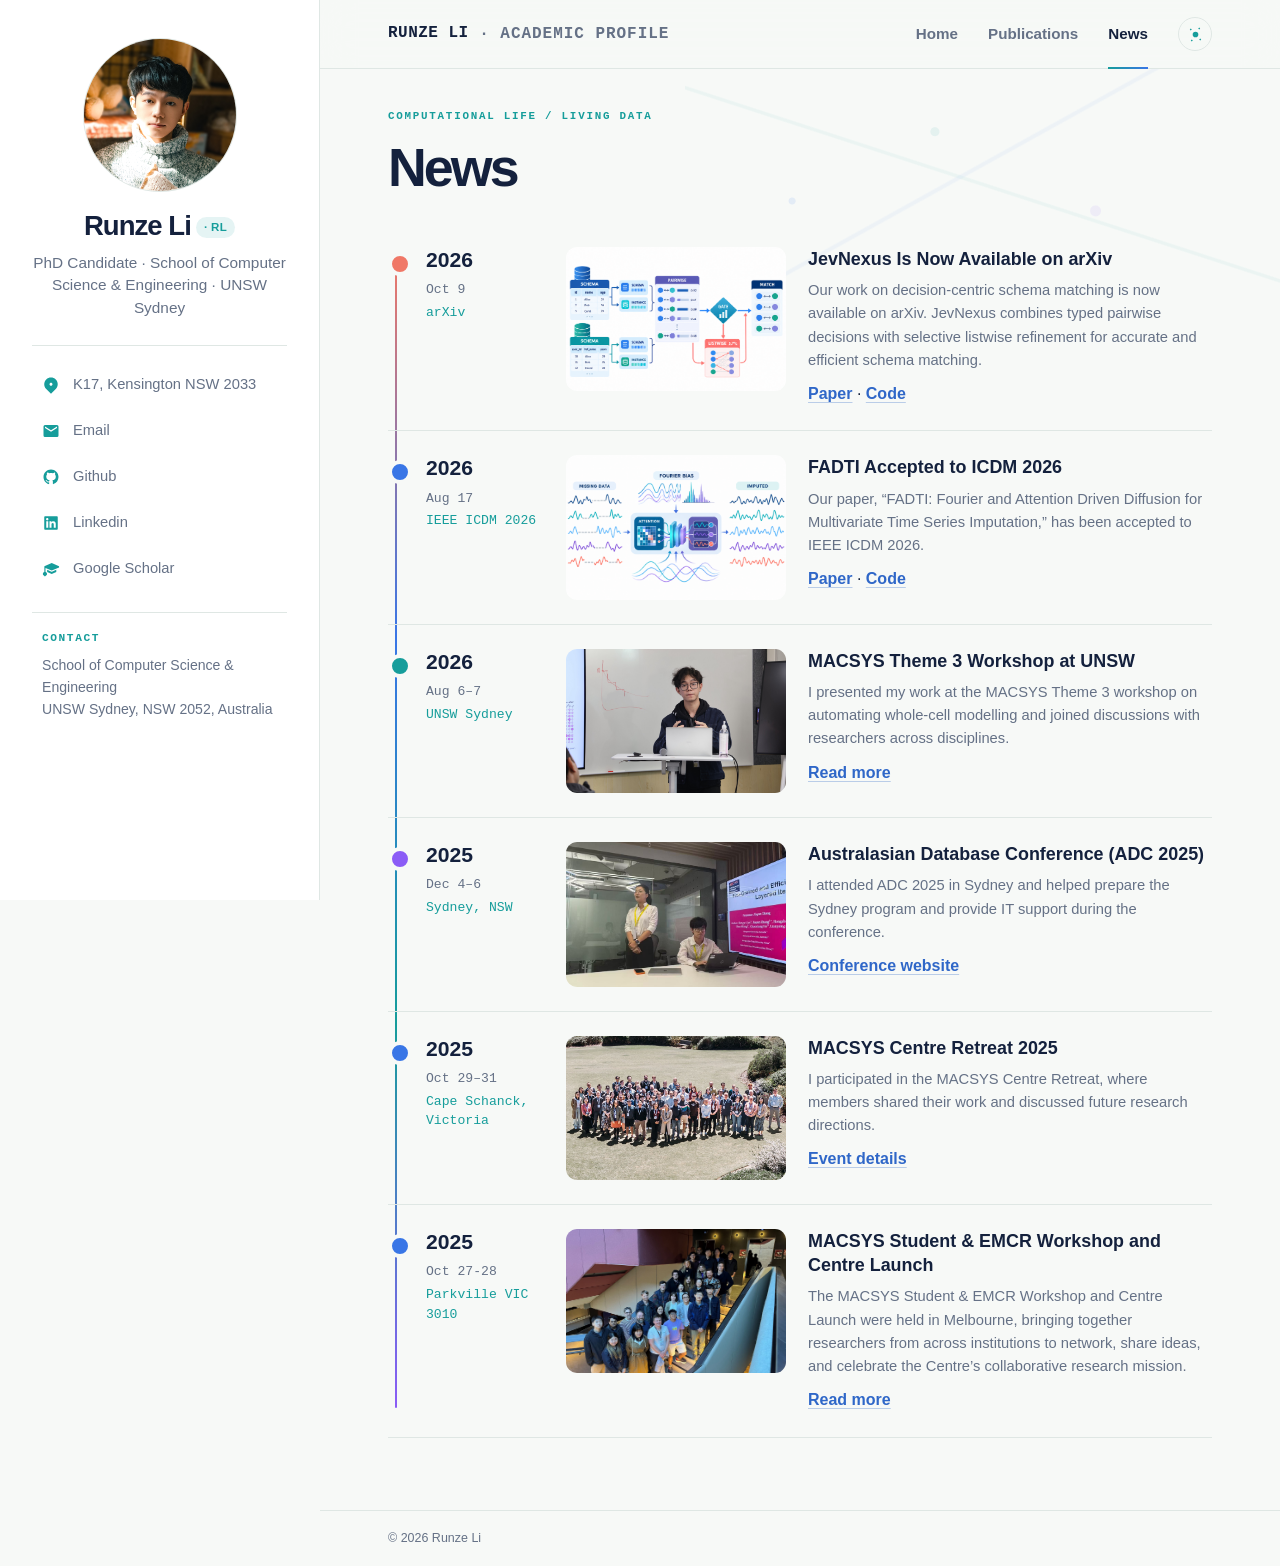
<file: news.html>
<!DOCTYPE html>
<html lang="en">
<head>
  <meta charset="utf-8" />
  <meta name="viewport" content="width=device-width, initial-scale=1" />
  <title>News — Runze Li</title>
<!--  <link rel="icon" href="assets/rl-logo-light.svg" media="(prefers-color-scheme: light)">-->
  <link rel="icon" href="assets/rl-logo-light.svg" >
<!--  <link rel="icon" href="assets/rl-logo-dark.svg"  media="(prefers-color-scheme: dark)">-->
  <meta name="description" content="Personal academic profile of a PhD candidate in the School of Computer Science and Engineering, UNSW Sydney." />
  <link rel="stylesheet" href="assets/css/style.css" />
</head>
<body>
  <div class="container">
    <!-- Sidebar -->
    <aside class="sidebar" id="sidebar">
      <div class="brand">
        <img class="avatar" src="assets/people/runze-li.jpg" alt="Profile portrait" />
        <div class="name">Runze Li<span class="accent"> · RL</span></div>
        <div class="role">PhD Candidate · School of Computer Science & Engineering · UNSW Sydney</div>

        <div class="chips" aria-label="Profile links">
          <!-- Position -->
          <a class="chip" href="https://www.google.com/maps/place/School+of+Computer+Science+and+Engineering/@-33.9188705,151.2287617,18z/data=!3m1!5s0x6b12b18a49a4eefb:0x5e0be1a85a0eca0d!4m10!1m2!2m1!1sK17+Kensington!3m6!1s0x15b83a85cd43ded:0xae9b690cb686f09f!8m2!3d-33.9188705!4d151.2309733!15sCg5LMTcgS2Vuc2luZ3RvbpIBFXVuaXZlcnNpdHlfZGVwYXJ0bWVudOABAA!16s%2Fm%2F0g5sp1g?entry=ttu&g_ep=EgoyMDI1MDgxOS4wIKXMDSoASAFQAw%3D%3D" target="_blank" rel="noopener" title="Position">
            <svg viewBox="0 0 24 24" aria-hidden="true" focusable="false" fill="currentColor">
              <defs>
              <linearGradient id="h2grad" x1="0" y1="0" x2="1" y2="1">
                <stop offset="0%" stop-color="var(--accent1)" />
                <stop offset="100%" stop-color="var(--accent2)" />
              </linearGradient>
            </defs>
            <path fill="url(#h2grad)" d="M18.364 17.364L12 23.7279L5.63604 17.364C2.12132 13.8492 2.12132 8.15076 5.63604 4.63604C9.15076 1.12132 14.8492 1.12132 18.364 4.63604C21.8787 8.15076 21.8787 13.8492 18.364 17.364ZM12 13C13.1046 13 14 12.1046 14 11C14 9.89543 13.1046 9 12 9C10.8954 9 10 9.89543 10 11C10 12.1046 10.8954 13 12 13Z"></path>
          </svg>
            <!-- <svg viewBox="0 0 24 24" aria-hidden="true" focusable="false"><path fill="currentColor" d="M10 2h4a2 2 0 0 1 2 2v2h2a2 2 0 0 1 2 2v3h-2V8h-4v2h-4V8H6v3H4V8a2 2 0 0 1 2-2h2V4a2 2 0 0 1 2-2Zm0 4h4V4h-4v2ZM2 13a2 2 0 0 1 2-2h16a2 2 0 0 1 2 2v5a2 2 0 0 1-2 2H4a2 2 0 0 1-2-2v-5Zm2 0v5h16v-5H4Z"/></svg> -->
            <span>K17, Kensington NSW 2033</span>
          </a>
          <!-- Email -->
          <a class="chip" href="mailto:runze.li1@unsw.edu.au" title="Email">
            <svg viewBox="0 0 24 24" aria-hidden="true" focusable="false" fill="currentColor" ><path fill="url(#h2grad)" d="M20 4H4a2 2 0 0 0-2 2v12a2 2 0 0 0 2 2h16a2 2 0 0 0 2-2V6a2 2 0 0 0-2-2Zm0 4-8 5L4 8V6l8 5 8-5v2Z"/></svg>
            <span>Email</span>
          </a>
          <!-- GitHub -->
          <a class="chip" href="https://github.com/RazeenLI" target="_blank" rel="noopener" title="GitHub">
            <svg viewBox="0 0 24 24" aria-hidden="true" focusable="false" fill="currentColor"><path fill="url(#h2grad)" d="M12.001 2C6.47598 2 2.00098 6.475 2.00098 12C2.00098 16.425 4.86348 20.1625 8.83848 21.4875C9.33848 21.575 9.52598 21.275 9.52598 21.0125C9.52598 20.775 9.51348 19.9875 9.51348 19.15C7.00098 19.6125 6.35098 18.5375 6.15098 17.975C6.03848 17.6875 5.55098 16.8 5.12598 16.5625C4.77598 16.375 4.27598 15.9125 5.11348 15.9C5.90098 15.8875 6.46348 16.625 6.65098 16.925C7.55098 18.4375 8.98848 18.0125 9.56348 17.75C9.65098 17.1 9.91348 16.6625 10.201 16.4125C7.97598 16.1625 5.65098 15.3 5.65098 11.475C5.65098 10.3875 6.03848 9.4875 6.67598 8.7875C6.57598 8.5375 6.22598 7.5125 6.77598 6.1375C6.77598 6.1375 7.61348 5.875 9.52598 7.1625C10.326 6.9375 11.176 6.825 12.026 6.825C12.876 6.825 13.726 6.9375 14.526 7.1625C16.4385 5.8625 17.276 6.1375 17.276 6.1375C17.826 7.5125 17.476 8.5375 17.376 8.7875C18.0135 9.4875 18.401 10.375 18.401 11.475C18.401 15.3125 16.0635 16.1625 13.8385 16.4125C14.201 16.725 14.5135 17.325 14.5135 18.2625C14.5135 19.6 14.501 20.675 14.501 21.0125C14.501 21.275 14.6885 21.5875 15.1885 21.4875C19.259 20.1133 21.9999 16.2963 22.001 12C22.001 6.475 17.526 2 12.001 2Z"></path></svg>
            <!-- <svg viewBox="0 0 24 24" aria-hidden="true" focusable="false"><path fill="currentColor" d="M12 .5A11.5 11.5 0 0 0 .5 12.4c0 5.26 3.43 9.72 8.19 11.29.6.11.82-.27.82-.58v-2.2c-3.33.74-4.03-1.61-4.03-1.61-.55-1.42-1.35-1.8-1.35-1.8-1.1-.76.08-.74.08-.74 1.22.09 1.86 1.27 1.86 1.27 1.08 1.85 2.83 1.32 3.52 1.01.11-.8.42-1.33.76-1.64-2.66-.31-5.46-1.37-5.46-6.1 0-1.35.47-2.44 1.26-3.3-.13-.31-.55-1.58.12-3.29 0 0 1.03-.34 3.38 1.26a11.7 11.7 0 0 1 6.16 0c2.34-1.6 3.37-1.26 3.37-1.26.68 1.71.26 2.98.13 3.29.79.86 1.25 1.95 1.25 3.3 0 4.74-2.8 5.78-5.47 6.1.43.39.81 1.16.81 2.35v3.48c0 .32.22.7.83.58A11.5 11.5 0 0 0 23.5 12.4 11.5 11.5 0 0 0 12 .5Z"/></svg> -->
            <span>Github</span>
          </a>
          <!-- Linkedin -->
          <a class="chip" href="https://www.linkedin.com/in/runze-razeen-li/" target="_blank" rel="noopener" title="LinkedIn">
            <svg viewBox="0 0 24 24" aria-hidden="true" focusable="false" fill="currentColor"><path fill="url(#h2grad)" d="M18.3362 18.339H15.6707V14.1622C15.6707 13.1662 15.6505 11.8845 14.2817 11.8845C12.892 11.8845 12.6797 12.9683 12.6797 14.0887V18.339H10.0142V9.75H12.5747V10.9207H12.6092C12.967 10.2457 13.837 9.53325 15.1367 9.53325C17.8375 9.53325 18.337 11.3108 18.337 13.6245V18.339H18.3362ZM7.00373 8.57475C6.14573 8.57475 5.45648 7.88025 5.45648 7.026C5.45648 6.1725 6.14648 5.47875 7.00373 5.47875C7.85873 5.47875 8.55173 6.1725 8.55173 7.026C8.55173 7.88025 7.85798 8.57475 7.00373 8.57475ZM8.34023 18.339H5.66723V9.75H8.34023V18.339ZM19.6697 3H4.32923C3.59498 3 3.00098 3.5805 3.00098 4.29675V19.7033C3.00098 20.4202 3.59498 21 4.32923 21H19.6675C20.401 21 21.001 20.4202 21.001 19.7033V4.29675C21.001 3.5805 20.401 3 19.6675 3H19.6697Z"></path></svg>
            <span>Linkedin</span>
          </a>
          <a class="chip" href="https://scholar.google.com/citations?user=N20j5o0AAAAJ&amp;hl=zh-CN" target="_blank" rel="noopener" title="Google Scholar">
            <svg viewBox="0 0 24 24" aria-hidden="true" focusable="false" fill="currentColor"><path fill="url(#h2grad)" d="m22.75 8.3076 -9.7954 -4.24412L3.15912 8.3076v7.2358L1.25 17.4525v2.0532l2.65909 2.6591 2.65909 -2.6591v-2.0532l-1.90906 -1.909v-4.9763l8.29548 3.5942L22.75 9.91727V8.3076ZM6.87273 13.1568l0.00699 2.8244 6.07358 2.847 6.0841 -2.8473 -0.0007 -2.8242 -5.784 2.506 -0.2981 0.1292 -0.2982 -0.1292 -5.78367 -2.5059Z"/></svg>
            <span>Google Scholar</span>
          </a>
        </div>

        <div class="sidebar-section">
          <h3>Contact</h3>
          <p class="small">School of Computer Science & Engineering<br/>UNSW Sydney, NSW 2052, Australia</p>
        </div>
      </div>
    </aside>

    <!-- Main -->
    <main class="main">
      <header class="header" role="banner">
        <div class="toolbar">
          <span class="site-title"><span class="accent">Runze Li</span> · Academic Profile</span>
          <nav class="nav" aria-label="Primary">
            <a class="tab-btn" id="tab-home" href="index.html">Home</a>
            <a class="tab-btn" id="tab-publications" href="publications.html">Publications</a>
            <a class="tab-btn" id="tab-projects" href="projects.html" hidden>Projects</a>
            <a class="tab-btn active" id="tab-news" href="news.html" aria-current="page">News</a>
            <button class="theme-toggle" id="themeToggle" title="Toggle theme" aria-label="Toggle theme">
              <svg class="icon-sun" viewBox="0 0 24 24" aria-hidden="true"><path fill="url(#h2grad)"  d="M6.76 4.84 5.34 3.42 3.92 4.84l1.42 1.42 1.42-1.42Zm10.48 14.32 1.42 1.42 1.42-1.42-1.42-1.42-1.42 1.42ZM12 4V2h-0v2h0Zm0 18v-2h0v2h0ZM4 12H2v0h2v0Zm18 0h-2v0h2v0ZM6.76 19.16l-1.42 1.42 1.42 1.42 1.42-1.42-1.42-1.42Zm10.48-14.32 1.42-1.42-1.42-1.42-1.42 1.42 1.42 1.42ZM12 8a4 4 0 1 1 0 8 4 4 0 0 1 0-8Z"/></svg>
              <svg class="icon-moon" viewBox="0 0 24 24" aria-hidden="true"><path fill="url(#h2grad)" d="M21 12.79A9 9 0 1 1 11.21 3 7 7 0 0 0 21 12.79Z"/></svg>
            </button>
            <!-- <button class="mobile-toggle" id="toggleSidebar" title="Toggle sidebar" aria-label="Toggle sidebar">
              <svg width="18" height="18" viewBox="0 0 24 24" aria-hidden="true"><path fill="url(#h2grad)" d="M3 6h18v2H3V6Zm0 5h18v2H3v-2Zm0 5h18v2H3v-2Z"/></svg>
              Sidebar
            </button> -->
          </nav>
        </div>
      </header>

      <section class="content">
        <section id="news" class="tab-panel active" role="tabpanel" aria-labelledby="tab-news">
          <h1>News</h1>
          <ul class="news-list" id="allNewsList"></ul>

        </section>
      </section>

      <footer>
        © <span id="year"></span> Runze Li
      </footer>
    </main>
  </div>

  <script src="assets/js/news-data.js"></script>
  <script src="assets/js/main.js"></script>
</body>
</html>
</file>
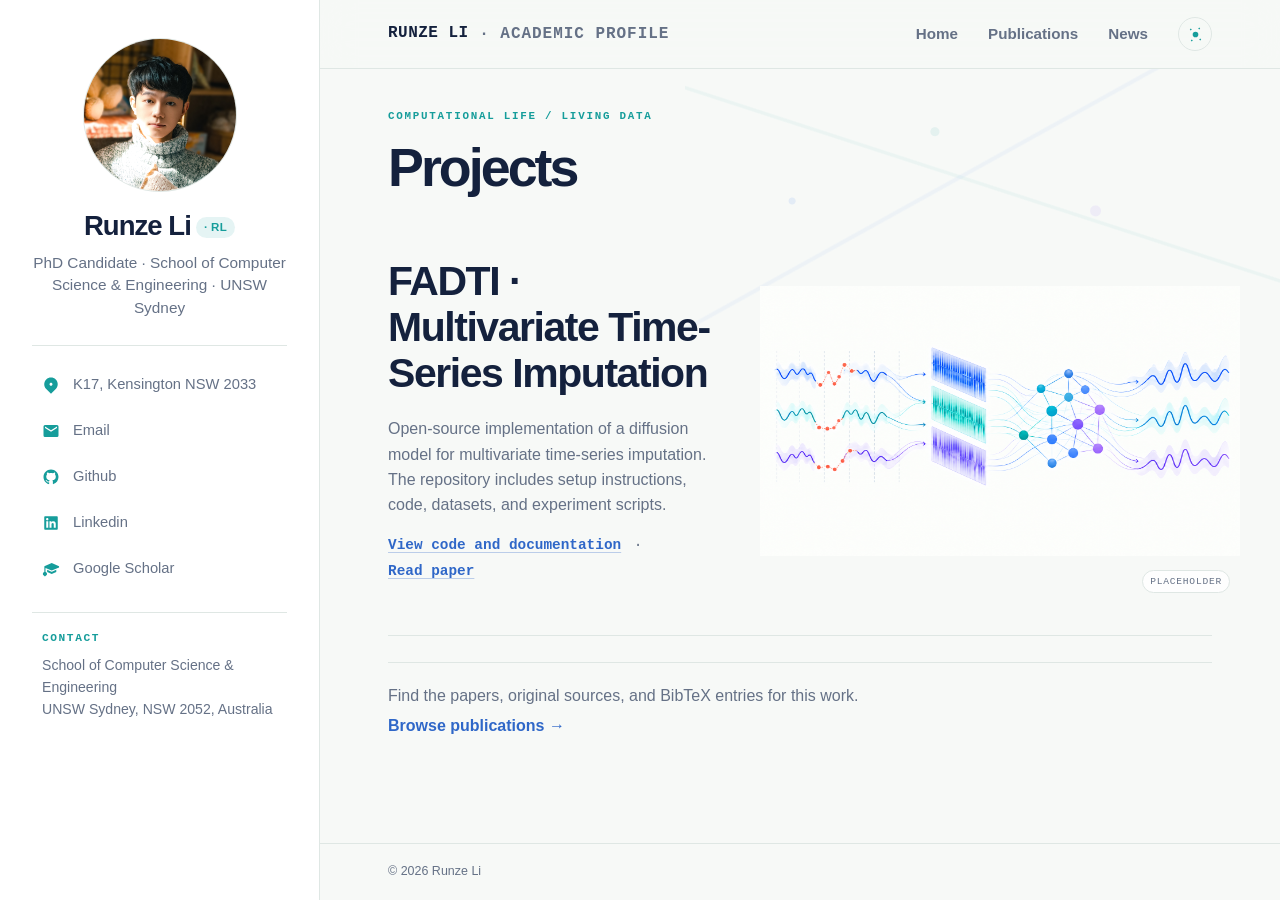
<file: projects.html>
<!DOCTYPE html>
<html lang="en">
<head>
  <meta charset="utf-8" />
  <meta name="viewport" content="width=device-width, initial-scale=1" />
  <title>Projects — Runze Li</title>
<!--  <link rel="icon" href="assets/rl-logo-light.svg" media="(prefers-color-scheme: light)">-->
  <link rel="icon" href="assets/rl-logo-light.svg" >
<!--  <link rel="icon" href="assets/rl-logo-dark.svg"  media="(prefers-color-scheme: dark)">-->
  <meta name="description" content="Personal academic profile of a PhD candidate in the School of Computer Science and Engineering, UNSW Sydney." />
  <link rel="stylesheet" href="assets/css/style.css" />
</head>
<body>
  <div class="container">
    <!-- Sidebar -->
    <aside class="sidebar" id="sidebar">
      <div class="brand">
        <img class="avatar" src="assets/people/runze-li.jpg" alt="Profile portrait" />
        <div class="name">Runze Li<span class="accent"> · RL</span></div>
        <div class="role">PhD Candidate · School of Computer Science & Engineering · UNSW Sydney</div>

        <div class="chips" aria-label="Profile links">
          <!-- Position -->
          <a class="chip" href="https://www.google.com/maps/place/School+of+Computer+Science+and+Engineering/@-33.9188705,151.2287617,18z/data=!3m1!5s0x6b12b18a49a4eefb:0x5e0be1a85a0eca0d!4m10!1m2!2m1!1sK17+Kensington!3m6!1s0x15b83a85cd43ded:0xae9b690cb686f09f!8m2!3d-33.9188705!4d151.2309733!15sCg5LMTcgS2Vuc2luZ3RvbpIBFXVuaXZlcnNpdHlfZGVwYXJ0bWVudOABAA!16s%2Fm%2F0g5sp1g?entry=ttu&g_ep=EgoyMDI1MDgxOS4wIKXMDSoASAFQAw%3D%3D" target="_blank" rel="noopener" title="Position">
            <svg viewBox="0 0 24 24" aria-hidden="true" focusable="false" fill="currentColor">
              <defs>
              <linearGradient id="h2grad" x1="0" y1="0" x2="1" y2="1">
                <stop offset="0%" stop-color="var(--accent1)" />
                <stop offset="100%" stop-color="var(--accent2)" />
              </linearGradient>
            </defs>
            <path fill="url(#h2grad)" d="M18.364 17.364L12 23.7279L5.63604 17.364C2.12132 13.8492 2.12132 8.15076 5.63604 4.63604C9.15076 1.12132 14.8492 1.12132 18.364 4.63604C21.8787 8.15076 21.8787 13.8492 18.364 17.364ZM12 13C13.1046 13 14 12.1046 14 11C14 9.89543 13.1046 9 12 9C10.8954 9 10 9.89543 10 11C10 12.1046 10.8954 13 12 13Z"></path>
          </svg>
            <!-- <svg viewBox="0 0 24 24" aria-hidden="true" focusable="false"><path fill="currentColor" d="M10 2h4a2 2 0 0 1 2 2v2h2a2 2 0 0 1 2 2v3h-2V8h-4v2h-4V8H6v3H4V8a2 2 0 0 1 2-2h2V4a2 2 0 0 1 2-2Zm0 4h4V4h-4v2ZM2 13a2 2 0 0 1 2-2h16a2 2 0 0 1 2 2v5a2 2 0 0 1-2 2H4a2 2 0 0 1-2-2v-5Zm2 0v5h16v-5H4Z"/></svg> -->
            <span>K17, Kensington NSW 2033</span>
          </a>
          <!-- Email -->
          <a class="chip" href="mailto:runze.li1@unsw.edu.au" title="Email">
            <svg viewBox="0 0 24 24" aria-hidden="true" focusable="false" fill="currentColor" ><path fill="url(#h2grad)" d="M20 4H4a2 2 0 0 0-2 2v12a2 2 0 0 0 2 2h16a2 2 0 0 0 2-2V6a2 2 0 0 0-2-2Zm0 4-8 5L4 8V6l8 5 8-5v2Z"/></svg>
            <span>Email</span>
          </a>
          <!-- GitHub -->
          <a class="chip" href="https://github.com/RazeenLI" target="_blank" rel="noopener" title="GitHub">
            <svg viewBox="0 0 24 24" aria-hidden="true" focusable="false" fill="currentColor"><path fill="url(#h2grad)" d="M12.001 2C6.47598 2 2.00098 6.475 2.00098 12C2.00098 16.425 4.86348 20.1625 8.83848 21.4875C9.33848 21.575 9.52598 21.275 9.52598 21.0125C9.52598 20.775 9.51348 19.9875 9.51348 19.15C7.00098 19.6125 6.35098 18.5375 6.15098 17.975C6.03848 17.6875 5.55098 16.8 5.12598 16.5625C4.77598 16.375 4.27598 15.9125 5.11348 15.9C5.90098 15.8875 6.46348 16.625 6.65098 16.925C7.55098 18.4375 8.98848 18.0125 9.56348 17.75C9.65098 17.1 9.91348 16.6625 10.201 16.4125C7.97598 16.1625 5.65098 15.3 5.65098 11.475C5.65098 10.3875 6.03848 9.4875 6.67598 8.7875C6.57598 8.5375 6.22598 7.5125 6.77598 6.1375C6.77598 6.1375 7.61348 5.875 9.52598 7.1625C10.326 6.9375 11.176 6.825 12.026 6.825C12.876 6.825 13.726 6.9375 14.526 7.1625C16.4385 5.8625 17.276 6.1375 17.276 6.1375C17.826 7.5125 17.476 8.5375 17.376 8.7875C18.0135 9.4875 18.401 10.375 18.401 11.475C18.401 15.3125 16.0635 16.1625 13.8385 16.4125C14.201 16.725 14.5135 17.325 14.5135 18.2625C14.5135 19.6 14.501 20.675 14.501 21.0125C14.501 21.275 14.6885 21.5875 15.1885 21.4875C19.259 20.1133 21.9999 16.2963 22.001 12C22.001 6.475 17.526 2 12.001 2Z"></path></svg>
            <!-- <svg viewBox="0 0 24 24" aria-hidden="true" focusable="false"><path fill="currentColor" d="M12 .5A11.5 11.5 0 0 0 .5 12.4c0 5.26 3.43 9.72 8.19 11.29.6.11.82-.27.82-.58v-2.2c-3.33.74-4.03-1.61-4.03-1.61-.55-1.42-1.35-1.8-1.35-1.8-1.1-.76.08-.74.08-.74 1.22.09 1.86 1.27 1.86 1.27 1.08 1.85 2.83 1.32 3.52 1.01.11-.8.42-1.33.76-1.64-2.66-.31-5.46-1.37-5.46-6.1 0-1.35.47-2.44 1.26-3.3-.13-.31-.55-1.58.12-3.29 0 0 1.03-.34 3.38 1.26a11.7 11.7 0 0 1 6.16 0c2.34-1.6 3.37-1.26 3.37-1.26.68 1.71.26 2.98.13 3.29.79.86 1.25 1.95 1.25 3.3 0 4.74-2.8 5.78-5.47 6.1.43.39.81 1.16.81 2.35v3.48c0 .32.22.7.83.58A11.5 11.5 0 0 0 23.5 12.4 11.5 11.5 0 0 0 12 .5Z"/></svg> -->
            <span>Github</span>
          </a>
          <!-- Linkedin -->
          <a class="chip" href="https://www.linkedin.com/in/runze-razeen-li/" target="_blank" rel="noopener" title="LinkedIn">
            <svg viewBox="0 0 24 24" aria-hidden="true" focusable="false" fill="currentColor"><path fill="url(#h2grad)" d="M18.3362 18.339H15.6707V14.1622C15.6707 13.1662 15.6505 11.8845 14.2817 11.8845C12.892 11.8845 12.6797 12.9683 12.6797 14.0887V18.339H10.0142V9.75H12.5747V10.9207H12.6092C12.967 10.2457 13.837 9.53325 15.1367 9.53325C17.8375 9.53325 18.337 11.3108 18.337 13.6245V18.339H18.3362ZM7.00373 8.57475C6.14573 8.57475 5.45648 7.88025 5.45648 7.026C5.45648 6.1725 6.14648 5.47875 7.00373 5.47875C7.85873 5.47875 8.55173 6.1725 8.55173 7.026C8.55173 7.88025 7.85798 8.57475 7.00373 8.57475ZM8.34023 18.339H5.66723V9.75H8.34023V18.339ZM19.6697 3H4.32923C3.59498 3 3.00098 3.5805 3.00098 4.29675V19.7033C3.00098 20.4202 3.59498 21 4.32923 21H19.6675C20.401 21 21.001 20.4202 21.001 19.7033V4.29675C21.001 3.5805 20.401 3 19.6675 3H19.6697Z"></path></svg>
            <span>Linkedin</span>
          </a>
          <a class="chip" href="https://scholar.google.com/citations?user=N20j5o0AAAAJ&amp;hl=zh-CN" target="_blank" rel="noopener" title="Google Scholar">
            <svg viewBox="0 0 24 24" aria-hidden="true" focusable="false" fill="currentColor"><path fill="url(#h2grad)" d="m22.75 8.3076 -9.7954 -4.24412L3.15912 8.3076v7.2358L1.25 17.4525v2.0532l2.65909 2.6591 2.65909 -2.6591v-2.0532l-1.90906 -1.909v-4.9763l8.29548 3.5942L22.75 9.91727V8.3076ZM6.87273 13.1568l0.00699 2.8244 6.07358 2.847 6.0841 -2.8473 -0.0007 -2.8242 -5.784 2.506 -0.2981 0.1292 -0.2982 -0.1292 -5.78367 -2.5059Z"/></svg>
            <span>Google Scholar</span>
          </a>
        </div>

        <div class="sidebar-section">
          <h3>Contact</h3>
          <p class="small">School of Computer Science & Engineering<br/>UNSW Sydney, NSW 2052, Australia</p>
        </div>
      </div>
    </aside>

    <!-- Main -->
    <main class="main">
      <header class="header" role="banner">
        <div class="toolbar">
          <span class="site-title"><span class="accent">Runze Li</span> · Academic Profile</span>
          <nav class="nav" aria-label="Primary">
            <a class="tab-btn" id="tab-home" href="index.html">Home</a>
            <a class="tab-btn" id="tab-publications" href="publications.html">Publications</a>
            <a class="tab-btn active" id="tab-projects" href="projects.html" aria-current="page" hidden>Projects</a>
            <a class="tab-btn" id="tab-news" href="news.html">News</a>
            <button class="theme-toggle" id="themeToggle" title="Toggle theme" aria-label="Toggle theme">
              <svg class="icon-sun" viewBox="0 0 24 24" aria-hidden="true"><path fill="url(#h2grad)"  d="M6.76 4.84 5.34 3.42 3.92 4.84l1.42 1.42 1.42-1.42Zm10.48 14.32 1.42 1.42 1.42-1.42-1.42-1.42-1.42 1.42ZM12 4V2h-0v2h0Zm0 18v-2h0v2h0ZM4 12H2v0h2v0Zm18 0h-2v0h2v0ZM6.76 19.16l-1.42 1.42 1.42 1.42 1.42-1.42-1.42-1.42Zm10.48-14.32 1.42-1.42-1.42-1.42-1.42 1.42 1.42 1.42ZM12 8a4 4 0 1 1 0 8 4 4 0 0 1 0-8Z"/></svg>
              <svg class="icon-moon" viewBox="0 0 24 24" aria-hidden="true"><path fill="url(#h2grad)" d="M21 12.79A9 9 0 1 1 11.21 3 7 7 0 0 0 21 12.79Z"/></svg>
            </button>
            <!-- <button class="mobile-toggle" id="toggleSidebar" title="Toggle sidebar" aria-label="Toggle sidebar">
              <svg width="18" height="18" viewBox="0 0 24 24" aria-hidden="true"><path fill="url(#h2grad)" d="M3 6h18v2H3V6Zm0 5h18v2H3v-2Zm0 5h18v2H3v-2Z"/></svg>
              Sidebar
            </button> -->
          </nav>
        </div>
      </header>

      <section class="content">
        <section id="projects" class="tab-panel active" role="tabpanel" aria-labelledby="tab-projects">
          <h1>Projects</h1>
          <ul class="pub-list">
            <li class="pub-item">
              <div class="project-copy">
                <div class="title">FADTI · Multivariate Time-Series Imputation</div>
                <p>Open-source implementation of a diffusion model for multivariate time-series imputation. The repository includes setup instructions, code, datasets, and experiment scripts.</p>
                <div class="meta"><a href="https://github.com/RazeenLI/FADTI" target="_blank" rel="noopener">View code and documentation</a> · <a href="https://arxiv.org/abs/2512.15116" target="_blank" rel="noopener">Read paper</a></div>
              </div>
              <figure class="project-figure">
                <img src="assets/placeholders/fadti-project.png" alt="Placeholder for the FADTI project figure">
                <span class="placeholder-badge">Placeholder</span>
              </figure>
            </li>
          </ul>
          <div class="research-footer">
            <p>Find the papers, original sources, and BibTeX entries for this work.</p>
            <a href="publications.html">Browse publications →</a>
          </div>
        </section>
      </section>

      <footer>
        © <span id="year"></span> Runze Li
      </footer>
    </main>
  </div>

  <script src="assets/js/main.js"></script>
</body>
</html>
</file>
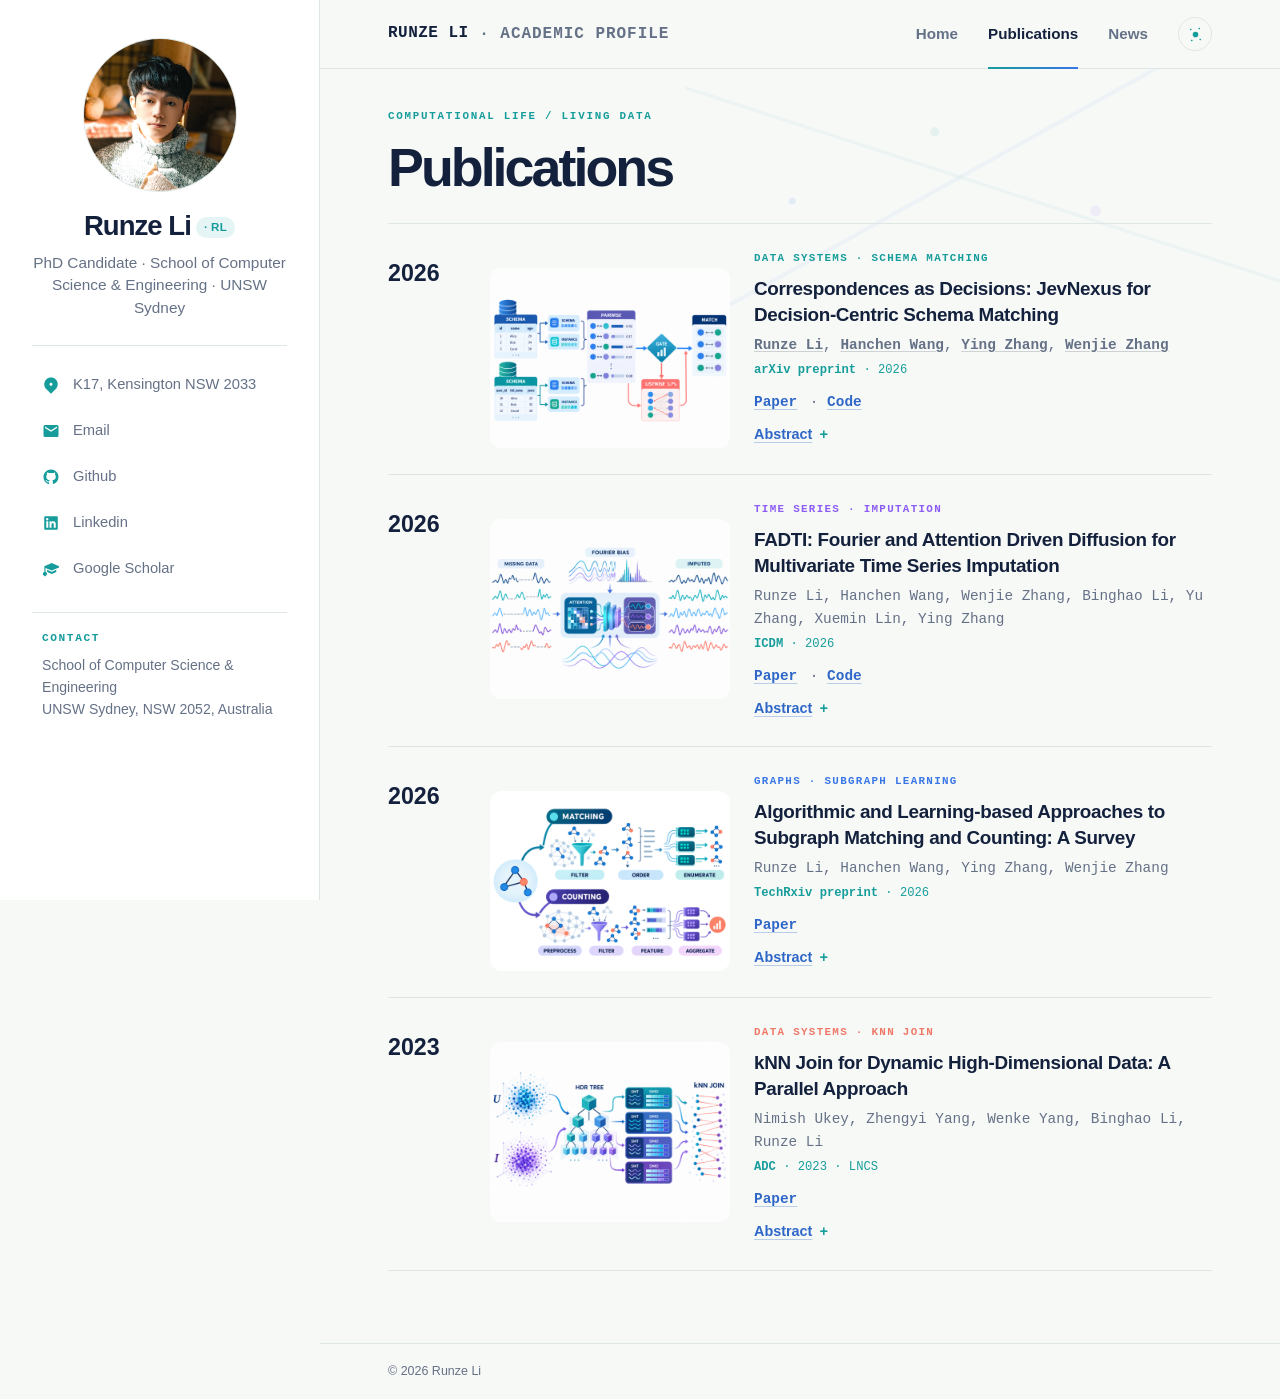
<file: publications.html>
<!DOCTYPE html>
<html lang="en">
<head>
  <meta charset="utf-8" />
  <meta name="viewport" content="width=device-width, initial-scale=1" />
  <title>Publications — Runze Li</title>
<!--  <link rel="icon" href="assets/rl-logo-light.svg" media="(prefers-color-scheme: light)">-->
  <link rel="icon" href="assets/rl-logo-light.svg" >
<!--  <link rel="icon" href="assets/rl-logo-dark.svg"  media="(prefers-color-scheme: dark)">-->
  <meta name="description" content="Personal academic profile of a PhD candidate in the School of Computer Science and Engineering, UNSW Sydney." />
  <link rel="stylesheet" href="assets/css/style.css" />
</head>
<body>
  <div class="container">
    <!-- Sidebar -->
    <aside class="sidebar" id="sidebar">
      <div class="brand">
        <img class="avatar" src="assets/people/runze-li.jpg" alt="Profile portrait" />
        <div class="name">Runze Li<span class="accent"> · RL</span></div>
        <div class="role">PhD Candidate · School of Computer Science & Engineering · UNSW Sydney</div>

        <div class="chips" aria-label="Profile links">
          <!-- Position -->
          <a class="chip" href="https://www.google.com/maps/place/School+of+Computer+Science+and+Engineering/@-33.9188705,151.2287617,18z/data=!3m1!5s0x6b12b18a49a4eefb:0x5e0be1a85a0eca0d!4m10!1m2!2m1!1sK17+Kensington!3m6!1s0x15b83a85cd43ded:0xae9b690cb686f09f!8m2!3d-33.9188705!4d151.2309733!15sCg5LMTcgS2Vuc2luZ3RvbpIBFXVuaXZlcnNpdHlfZGVwYXJ0bWVudOABAA!16s%2Fm%2F0g5sp1g?entry=ttu&g_ep=EgoyMDI1MDgxOS4wIKXMDSoASAFQAw%3D%3D" target="_blank" rel="noopener" title="Position">
            <svg viewBox="0 0 24 24" aria-hidden="true" focusable="false" fill="currentColor">
              <defs>
              <linearGradient id="h2grad" x1="0" y1="0" x2="1" y2="1">
                <stop offset="0%" stop-color="var(--accent1)" />
                <stop offset="100%" stop-color="var(--accent2)" />
              </linearGradient>
            </defs>
            <path fill="url(#h2grad)" d="M18.364 17.364L12 23.7279L5.63604 17.364C2.12132 13.8492 2.12132 8.15076 5.63604 4.63604C9.15076 1.12132 14.8492 1.12132 18.364 4.63604C21.8787 8.15076 21.8787 13.8492 18.364 17.364ZM12 13C13.1046 13 14 12.1046 14 11C14 9.89543 13.1046 9 12 9C10.8954 9 10 9.89543 10 11C10 12.1046 10.8954 13 12 13Z"></path>
          </svg>
            <!-- <svg viewBox="0 0 24 24" aria-hidden="true" focusable="false"><path fill="currentColor" d="M10 2h4a2 2 0 0 1 2 2v2h2a2 2 0 0 1 2 2v3h-2V8h-4v2h-4V8H6v3H4V8a2 2 0 0 1 2-2h2V4a2 2 0 0 1 2-2Zm0 4h4V4h-4v2ZM2 13a2 2 0 0 1 2-2h16a2 2 0 0 1 2 2v5a2 2 0 0 1-2 2H4a2 2 0 0 1-2-2v-5Zm2 0v5h16v-5H4Z"/></svg> -->
            <span>K17, Kensington NSW 2033</span>
          </a>
          <!-- Email -->
          <a class="chip" href="mailto:runze.li1@unsw.edu.au" title="Email">
            <svg viewBox="0 0 24 24" aria-hidden="true" focusable="false" fill="currentColor" ><path fill="url(#h2grad)" d="M20 4H4a2 2 0 0 0-2 2v12a2 2 0 0 0 2 2h16a2 2 0 0 0 2-2V6a2 2 0 0 0-2-2Zm0 4-8 5L4 8V6l8 5 8-5v2Z"/></svg>
            <span>Email</span>
          </a>
          <!-- GitHub -->
          <a class="chip" href="https://github.com/RazeenLI" target="_blank" rel="noopener" title="GitHub">
            <svg viewBox="0 0 24 24" aria-hidden="true" focusable="false" fill="currentColor"><path fill="url(#h2grad)" d="M12.001 2C6.47598 2 2.00098 6.475 2.00098 12C2.00098 16.425 4.86348 20.1625 8.83848 21.4875C9.33848 21.575 9.52598 21.275 9.52598 21.0125C9.52598 20.775 9.51348 19.9875 9.51348 19.15C7.00098 19.6125 6.35098 18.5375 6.15098 17.975C6.03848 17.6875 5.55098 16.8 5.12598 16.5625C4.77598 16.375 4.27598 15.9125 5.11348 15.9C5.90098 15.8875 6.46348 16.625 6.65098 16.925C7.55098 18.4375 8.98848 18.0125 9.56348 17.75C9.65098 17.1 9.91348 16.6625 10.201 16.4125C7.97598 16.1625 5.65098 15.3 5.65098 11.475C5.65098 10.3875 6.03848 9.4875 6.67598 8.7875C6.57598 8.5375 6.22598 7.5125 6.77598 6.1375C6.77598 6.1375 7.61348 5.875 9.52598 7.1625C10.326 6.9375 11.176 6.825 12.026 6.825C12.876 6.825 13.726 6.9375 14.526 7.1625C16.4385 5.8625 17.276 6.1375 17.276 6.1375C17.826 7.5125 17.476 8.5375 17.376 8.7875C18.0135 9.4875 18.401 10.375 18.401 11.475C18.401 15.3125 16.0635 16.1625 13.8385 16.4125C14.201 16.725 14.5135 17.325 14.5135 18.2625C14.5135 19.6 14.501 20.675 14.501 21.0125C14.501 21.275 14.6885 21.5875 15.1885 21.4875C19.259 20.1133 21.9999 16.2963 22.001 12C22.001 6.475 17.526 2 12.001 2Z"></path></svg>
            <!-- <svg viewBox="0 0 24 24" aria-hidden="true" focusable="false"><path fill="currentColor" d="M12 .5A11.5 11.5 0 0 0 .5 12.4c0 5.26 3.43 9.72 8.19 11.29.6.11.82-.27.82-.58v-2.2c-3.33.74-4.03-1.61-4.03-1.61-.55-1.42-1.35-1.8-1.35-1.8-1.1-.76.08-.74.08-.74 1.22.09 1.86 1.27 1.86 1.27 1.08 1.85 2.83 1.32 3.52 1.01.11-.8.42-1.33.76-1.64-2.66-.31-5.46-1.37-5.46-6.1 0-1.35.47-2.44 1.26-3.3-.13-.31-.55-1.58.12-3.29 0 0 1.03-.34 3.38 1.26a11.7 11.7 0 0 1 6.16 0c2.34-1.6 3.37-1.26 3.37-1.26.68 1.71.26 2.98.13 3.29.79.86 1.25 1.95 1.25 3.3 0 4.74-2.8 5.78-5.47 6.1.43.39.81 1.16.81 2.35v3.48c0 .32.22.7.83.58A11.5 11.5 0 0 0 23.5 12.4 11.5 11.5 0 0 0 12 .5Z"/></svg> -->
            <span>Github</span>
          </a>
          <!-- Linkedin -->
          <a class="chip" href="https://www.linkedin.com/in/runze-razeen-li/" target="_blank" rel="noopener" title="LinkedIn">
            <svg viewBox="0 0 24 24" aria-hidden="true" focusable="false" fill="currentColor"><path fill="url(#h2grad)" d="M18.3362 18.339H15.6707V14.1622C15.6707 13.1662 15.6505 11.8845 14.2817 11.8845C12.892 11.8845 12.6797 12.9683 12.6797 14.0887V18.339H10.0142V9.75H12.5747V10.9207H12.6092C12.967 10.2457 13.837 9.53325 15.1367 9.53325C17.8375 9.53325 18.337 11.3108 18.337 13.6245V18.339H18.3362ZM7.00373 8.57475C6.14573 8.57475 5.45648 7.88025 5.45648 7.026C5.45648 6.1725 6.14648 5.47875 7.00373 5.47875C7.85873 5.47875 8.55173 6.1725 8.55173 7.026C8.55173 7.88025 7.85798 8.57475 7.00373 8.57475ZM8.34023 18.339H5.66723V9.75H8.34023V18.339ZM19.6697 3H4.32923C3.59498 3 3.00098 3.5805 3.00098 4.29675V19.7033C3.00098 20.4202 3.59498 21 4.32923 21H19.6675C20.401 21 21.001 20.4202 21.001 19.7033V4.29675C21.001 3.5805 20.401 3 19.6675 3H19.6697Z"></path></svg>
            <span>Linkedin</span>
          </a>
          <a class="chip" href="https://scholar.google.com/citations?user=N20j5o0AAAAJ&amp;hl=zh-CN" target="_blank" rel="noopener" title="Google Scholar">
            <svg viewBox="0 0 24 24" aria-hidden="true" focusable="false" fill="currentColor"><path fill="url(#h2grad)" d="m22.75 8.3076 -9.7954 -4.24412L3.15912 8.3076v7.2358L1.25 17.4525v2.0532l2.65909 2.6591 2.65909 -2.6591v-2.0532l-1.90906 -1.909v-4.9763l8.29548 3.5942L22.75 9.91727V8.3076ZM6.87273 13.1568l0.00699 2.8244 6.07358 2.847 6.0841 -2.8473 -0.0007 -2.8242 -5.784 2.506 -0.2981 0.1292 -0.2982 -0.1292 -5.78367 -2.5059Z"/></svg>
            <span>Google Scholar</span>
          </a>
        </div>

        <div class="sidebar-section">
          <h3>Contact</h3>
          <p class="small">School of Computer Science & Engineering<br/>UNSW Sydney, NSW 2052, Australia</p>
        </div>
      </div>
    </aside>

    <!-- Main -->
    <main class="main">
      <header class="header" role="banner">
        <div class="toolbar">
          <span class="site-title"><span class="accent">Runze Li</span> · Academic Profile</span>
          <nav class="nav" aria-label="Primary">
            <a class="tab-btn" id="tab-home" href="index.html">Home</a>
            <a class="tab-btn active" id="tab-publications" href="publications.html" aria-current="page">Publications</a>
            <a class="tab-btn" id="tab-projects" href="projects.html" hidden>Projects</a>
            <a class="tab-btn" id="tab-news" href="news.html">News</a>
            <button class="theme-toggle" id="themeToggle" title="Toggle theme" aria-label="Toggle theme">
              <svg class="icon-sun" viewBox="0 0 24 24" aria-hidden="true"><path fill="url(#h2grad)"  d="M6.76 4.84 5.34 3.42 3.92 4.84l1.42 1.42 1.42-1.42Zm10.48 14.32 1.42 1.42 1.42-1.42-1.42-1.42-1.42 1.42ZM12 4V2h-0v2h0Zm0 18v-2h0v2h0ZM4 12H2v0h2v0Zm18 0h-2v0h2v0ZM6.76 19.16l-1.42 1.42 1.42 1.42 1.42-1.42-1.42-1.42Zm10.48-14.32 1.42-1.42-1.42-1.42-1.42 1.42 1.42 1.42ZM12 8a4 4 0 1 1 0 8 4 4 0 0 1 0-8Z"/></svg>
              <svg class="icon-moon" viewBox="0 0 24 24" aria-hidden="true"><path fill="url(#h2grad)" d="M21 12.79A9 9 0 1 1 11.21 3 7 7 0 0 0 21 12.79Z"/></svg>
            </button>
            <!-- <button class="mobile-toggle" id="toggleSidebar" title="Toggle sidebar" aria-label="Toggle sidebar">
              <svg width="18" height="18" viewBox="0 0 24 24" aria-hidden="true"><path fill="url(#h2grad)" d="M3 6h18v2H3V6Zm0 5h18v2H3v-2Zm0 5h18v2H3v-2Z"/></svg>
              Sidebar
            </button> -->
          </nav>
        </div>
      </header>

      <section class="content">
        <section id="publications" class="tab-panel active" role="tabpanel" aria-labelledby="tab-publications">
          <h1>Publications</h1>
          <ul class="pub-list">
            <li class="pub-item">
              <div class="pub-year">2026</div>
              <figure class="pub-figure">
                <img src="assets/publications/jevnexus-schema-matching.png" alt="JevNexus decision-centric schema matching workflow with selective listwise refinement">
              </figure>
              <div class="pub-content">
                <div class="pub-category">Data Systems · Schema Matching</div>
                <div class="title">Correspondences as Decisions: JevNexus for Decision-Centric Schema Matching</div>
                <div class="meta pub-authors"><a href="https://arxiv.org/search/cs?searchtype=author&amp;query=Li,+R" target="_blank" rel="noopener">Runze Li</a>, <a href="https://arxiv.org/search/cs?searchtype=author&amp;query=Wang,+H" target="_blank" rel="noopener">Hanchen Wang</a>, <a href="https://arxiv.org/search/cs?searchtype=author&amp;query=Zhang,+Y" target="_blank" rel="noopener">Ying Zhang</a>, <a href="https://arxiv.org/search/cs?searchtype=author&amp;query=Zhang,+W" target="_blank" rel="noopener">Wenjie Zhang</a></div>
                <div class="meta pub-venue"><strong>arXiv preprint</strong> · 2026</div>
                <div class="meta pub-links"><a href="https://arxiv.org/abs/2610.09487" target="_blank" rel="noopener">Paper</a> · <a href="https://github.com/RazeenLI/JevNexus" target="_blank" rel="noopener">Code</a></div>
                <details class="pub-abstract">
                  <summary>Abstract</summary>
                  <p>Schema matching increasingly uses generative language models to rerank retrieved column candidates, although the underlying task is a bounded correspondence decision. We present JevNexus, which combines typed pairwise decisions with schema/instance evidence and invokes listwise refinement only when the evidence disagrees and the fused margin is small. The evaluation covers 561 cases from six benchmark families. JevNexus obtains dataset-macro MRR and Hits@1 of 0.930 and 0.909, compared with 0.926 and 0.903 for Magneto, while reducing mean latency from 123.452 to 15.929 seconds (7.750). Paired analysis finds no statistically significant difference in either MRR or Hits@1. The gate invokes listwise refinement for only 5.665% of source columns and avoids the degradation caused by unconditional refinement.</p>
                </details>
              </div>
            </li>
            <li class="pub-item">
              <div class="pub-year">2026</div>
              <figure class="pub-figure">
                <img src="assets/publications/fadti-overview.png" alt="FADTI workflow combining Fourier bias, attention, and diffusion-based time-series imputation">
              </figure>
              <div class="pub-content">
                <div class="pub-category">Time Series · Imputation</div>
                <div class="title">FADTI: Fourier and Attention Driven Diffusion for Multivariate Time Series Imputation</div>
                <div class="meta">Runze Li, Hanchen Wang, Wenjie Zhang, Binghao Li, Yu Zhang, Xuemin Lin, Ying Zhang</div>
                <div class="meta pub-venue"><strong>ICDM</strong> · 2026</div>
                <div class="meta pub-links"><a href="https://arxiv.org/abs/2512.15116" target="_blank" rel="noopener">Paper</a> · <a href="https://github.com/RazeenLI/FADTI" target="_blank" rel="noopener">Code</a></div>
                <details class="pub-abstract">
                  <summary>Abstract</summary>
                  <p>Multivariate time series imputation is fundamental in applications such as healthcare, traffic forecasting, and biological modeling, where sensor failures and irregular sampling lead to pervasive missing values. Existing Transformer- and diffusion-based imputers achieve strong performance, but they often rely mainly on time-domain modeling and lack adaptive spectral bias for recovering structured temporal gaps. We propose FADTI, a Fourier- and attention-driven diffusion framework for multivariate time series imputation. FADTI introduces a Fourier Bias Projection (FBP) module that injects learnable frequency-aware bias into intermediate hidden states during denoising. It projects intermediate hidden states onto Fourier bases, avoiding direct spectral estimation from masked or zero-filled inputs. With DFT, STFT, and FSST instantiations, FBP captures global periodicity, localized time–frequency variations, and non-stationary oscillatory patterns. By coupling FBP with self-attention and gated convolution, FADTI integrates frequency-domain guidance, temporal dependency modeling, and probabilistic denoising in a unified framework. Experiments on multiple benchmarks, including a new biological imputation benchmark, show that FADTI improves accuracy, uncertainty estimation, and sampling efficiency, especially under high missing rates and structured missing patterns.</p>
                </details>
              </div>
            </li>
            <li class="pub-item">
              <div class="pub-year">2026</div>
              <figure class="pub-figure">
                <img src="assets/publications/subgraph-taxonomy.png" alt="Taxonomy of subgraph matching and subgraph counting methods">
              </figure>
              <div class="pub-content">
                <div class="pub-category">Graphs · Subgraph Learning</div>
                <div class="title">Algorithmic and Learning-based Approaches to Subgraph Matching and Counting: A Survey</div>
                <div class="meta">Runze Li, Hanchen Wang, Ying Zhang, Wenjie Zhang</div>
                <div class="meta pub-venue"><strong>TechRxiv preprint</strong> · 2026</div>
                <div class="meta pub-links"><a href="https://www.techrxiv.org/doi/full/10.36227/techrxiv.176739510.09317820/v1" target="_blank" rel="noopener">Paper</a></div>
                <details class="pub-abstract">
                  <summary>Abstract</summary>
                  <p>Subgraph matching and subgraph counting are fundamental graph analysis problems that underpin many graph analytics tasks. However, subgraph isomorphism is NP-complete, making both exact and approximate solutions computationally challenging on large, complex, and dynamic graphs. A large body of work ranges from classical backtracking and decomposition-based algorithms to sampling- and synopsis-based estimators, learning-based approaches built on graph neural networks, and GPU-accelerated frameworks. This survey provides a unified and structured overview of recent advances in subgraph matching and subgraph counting. We categorise existing methods into two general templates: a Filter-Order-Enumerate (FoE) framework for subgraph matching and a Preprocess-Filter-Feature-Aggregate (PFFA) framework for subgraph counting. Within these templates, we classify algorithmic and learning-based techniques, discuss key design choices such as candidate filtering, query ordering, search-space enumeration, estimator construction, and parallelization, and summarize representative GPU-based accelerators. We conclude by outlining current trends and open problems, and highlighting connections between matching and counting that can guide future research.</p>
                </details>
              </div>
            </li>
            <li class="pub-item">
              <div class="pub-year">2023</div>
              <figure class="pub-figure">
                <img src="assets/publications/knn-parallel.png" alt="Parallel kNN join workflow using an HDR Tree, SMT, and SIMD">
              </figure>
              <div class="pub-content">
                <div class="pub-category">Data Systems · kNN Join</div>
                <div class="title">kNN Join for Dynamic High-Dimensional Data: A Parallel Approach</div>
                <div class="meta">Nimish Ukey, Zhengyi Yang, Wenke Yang, Binghao Li, Runze Li</div>
                <div class="meta pub-venue"><strong>ADC</strong> · 2023 · LNCS</div>
                <div class="meta pub-links"><a href="https://doi.org/10.1007/978-3-031-47843-7_1" target="_blank" rel="noopener">Paper</a></div>
                <details class="pub-abstract">
                  <summary>Abstract</summary>
                  <p>The <em>k</em> nearest neighbor (kNN) join operation is a fundamental task that combines two high-dimensional databases, enabling data points in the User dataset <em>U</em> to identify their <em>k</em> nearest neighbor points from the Item dataset <em>I</em>. This operation plays a crucial role in various domains, including knowledge discovery, data mining, similarity search applications, and scientific research. However, exact kNN search in high-dimensional spaces is computationally demanding, and existing sequential methods face challenges in handling large datasets. In this paper, we propose an efficient parallel solution for dynamic kNN join over high-dimensional data, leveraging the high-dimensional R tree (HDR Tree) for improved efficiency. Our solution harnesses the power of Simultaneous Multi-Threading (SMT) technologies and Single-Instruction-Multiple-Data (SIMD) instructions in modern CPUs for parallelisation. Importantly, our research is the first to introduce parallel computation for exact kNN join over high-dimensional data. Experimental results demonstrate that our proposed approach outperforms the sequential HDR Tree method by up to 1.2 times with a single thread. Moreover, our solution provides near-linear scalability as the number of threads increases.</p>
                </details>
              </div>
            </li>
          </ul>
          <div class="research-footer" hidden>
            <p>Interested in the implementation behind this research?</p>
            <a href="projects.html">Explore research projects →</a>
          </div>
        </section>
      </section>

      <footer>
        © <span id="year"></span> Runze Li
      </footer>
    </main>
  </div>

  <script src="assets/js/main.js"></script>
</body>
</html>
</file>
<file: assets/css/style.css>
:root {
  --sidebar-width: 320px;
  --page-gutter: 68px;
  --bg: #f7f9f7;
  --surface: #ffffff;
  --text: #14213d;
  --muted: #657186;
  --border: #dfe7e4;
  --teal: #169d9b;
  --blue: #3976e6;
  --violet: #8b5cf6;
  --coral: #f07867;
  --link: #2f67c8;
  --font: Inter, ui-sans-serif, -apple-system, BlinkMacSystemFont, "Segoe UI", Helvetica, Arial, sans-serif;
  --mono: "SFMono-Regular", Consolas, "Liberation Mono", monospace;
}

:root[data-theme="dark"] {
  --bg: #0d1424;
  --surface: #111c30;
  --text: #edf4ff;
  --muted: #a5b1c4;
  --border: #283951;
  --teal: #36c4bb;
  --blue: #79a5ff;
  --violet: #b291ff;
  --coral: #ff907f;
  --link: #91b8ff;
}

* { box-sizing: border-box; }
[hidden] { display: none !important; }
html { min-height: 100%; scroll-behavior: smooth; }

body {
  margin: 0;
  min-height: 100%;
  color: var(--text);
  background: var(--bg);
  font-family: var(--font);
  font-size: 16px;
  line-height: 1.58;
  -webkit-font-smoothing: antialiased;
}

a { color: inherit; text-decoration: none; }
a:focus-visible, button:focus-visible {
  outline: 3px solid color-mix(in srgb, var(--blue) 42%, transparent);
  outline-offset: 3px;
}

.container { display: flex; min-height: 100vh; }

.sidebar {
  position: sticky;
  top: 0;
  align-self: flex-start;
  width: var(--sidebar-width);
  min-width: var(--sidebar-width);
  height: 100vh;
  overflow: auto;
  padding: 38px 32px 30px;
  background: var(--surface);
  border-right: 1px solid var(--border);
}

.brand {
  display: flex;
  flex-direction: column;
  align-items: flex-start;
}

.avatar {
  width: 154px;
  height: 154px;
  margin: 0 auto 18px;
  align-self: center;
  object-fit: cover;
  border: 1px solid var(--border);
  border-radius: 50%;
}

.name {
  width: 100%;
  font-size: 1.72rem;
  font-weight: 750;
  line-height: 1.15;
  letter-spacing: -.035em;
  text-align: center;
}

.accent {
  display: inline-flex;
  margin-left: 5px;
  padding: 4px 8px;
  color: var(--teal);
  background: color-mix(in srgb, var(--teal) 11%, transparent);
  border-radius: 999px;
  font-size: .72rem;
  font-weight: 750;
  letter-spacing: .03em;
  vertical-align: middle;
}

.role {
  width: 100%;
  margin-top: 10px;
  color: var(--muted);
  font-size: .96rem;
  line-height: 1.48;
  text-align: center;
}

.chips {
  width: 100%;
  display: grid;
  gap: 4px;
  margin-top: 25px;
  padding-top: 18px;
  border-top: 1px solid var(--border);
}

.chip {
  display: grid;
  grid-template-columns: 20px minmax(0, 1fr);
  align-items: center;
  gap: 11px;
  min-height: 42px;
  padding: 7px 10px;
  color: var(--muted);
  border-radius: 8px;
  font-size: .92rem;
  transition: color .16s ease, background .16s ease;
}

.chip:hover {
  color: var(--text);
  background: color-mix(in srgb, var(--teal) 8%, transparent);
}

.chip svg { width: 18px; height: 18px; flex: 0 0 auto; }
.chip svg path, h2 svg path, .theme-toggle svg path { fill: var(--teal); }

.sidebar-section {
  width: 100%;
  margin-top: 22px;
  padding: 18px 10px 0;
  border-top: 1px solid var(--border);
}

.sidebar-section h3 {
  margin: 0 0 8px;
  color: var(--teal);
  font-family: var(--mono);
  font-size: .7rem;
  letter-spacing: .14em;
  text-transform: uppercase;
}

.sidebar p.small {
  margin: 0;
  color: var(--muted);
  font-size: .88rem;
}

.main {
  min-width: 0;
  flex: 1;
  display: flex;
  flex-direction: column;
}

.header {
  position: sticky;
  top: 0;
  z-index: 20;
  background: color-mix(in srgb, var(--bg) 89%, transparent);
  border-bottom: 1px solid var(--border);
  backdrop-filter: blur(16px);
}

.toolbar {
  width: 100%;
  min-height: 68px;
  padding: 0 var(--page-gutter);
  display: flex;
  align-items: center;
  justify-content: space-between;
}

.site-title {
  color: var(--muted);
  font-family: var(--mono);
  font-size: 1rem;
  font-weight: 700;
  letter-spacing: .06em;
  text-transform: uppercase;
}

.site-title .accent {
  margin: 0;
  padding: 0;
  color: var(--text);
  background: transparent;
  font: inherit;
}

.nav {
  align-self: stretch;
  display: flex;
  align-items: stretch;
  gap: 30px;
}

.tab-btn {
  position: relative;
  display: inline-flex;
  align-items: center;
  color: var(--muted);
  font-size: .95rem;
  font-weight: 600;
}

.tab-btn::after {
  content: "";
  position: absolute;
  left: 0;
  right: 0;
  bottom: -1px;
  height: 2px;
  background: linear-gradient(90deg, var(--teal), var(--blue));
  transform: scaleX(0);
  transition: transform .16s ease;
}

.tab-btn:hover, .tab-btn.active { color: var(--text); }
.tab-btn:hover::after, .tab-btn.active::after { transform: scaleX(1); }

.theme-toggle {
  align-self: center;
  display: grid;
  place-items: center;
  width: 34px;
  height: 34px;
  padding: 0;
  color: var(--teal);
  background: transparent;
  border: 1px solid var(--border);
  border-radius: 50%;
  cursor: pointer;
}

.theme-toggle svg { width: 17px; height: 17px; }
:root[data-theme="light"] .icon-moon { display: none; }
:root[data-theme="dark"] .icon-sun { display: none; }

.content {
  position: relative;
  width: 100%;
  margin: 0;
  padding: 40px var(--page-gutter) 72px;
}

.content::before {
  content: "";
  position: absolute;
  z-index: -1;
  top: 0;
  right: 0;
  width: 62%;
  height: 330px;
  opacity: .65;
  background:
    radial-gradient(circle at 18% 40%, color-mix(in srgb, var(--blue) 16%, transparent) 0 3px, transparent 4px),
    radial-gradient(circle at 42% 19%, color-mix(in srgb, var(--teal) 13%, transparent) 0 4px, transparent 5px),
    radial-gradient(circle at 69% 43%, color-mix(in srgb, var(--violet) 12%, transparent) 0 5px, transparent 6px),
    linear-gradient(151deg, transparent 39%, color-mix(in srgb, var(--blue) 8%, transparent) 39.3% 39.7%, transparent 40%),
    linear-gradient(18deg, transparent 59%, color-mix(in srgb, var(--teal) 8%, transparent) 59.3% 59.7%, transparent 60%);
  pointer-events: none;
}

.tab-panel { display: none; }
.tab-panel.active { display: block; }

h1, h2, h3 { margin-top: 0; color: var(--text); font-family: var(--font); }

h1 {
  margin-bottom: 28px;
  font-size: clamp(2.75rem, 4.2vw, 3.8rem);
  line-height: 1.02;
  letter-spacing: -.055em;
  font-weight: 760;
}

h1::before {
  content: "COMPUTATIONAL LIFE  /  LIVING DATA";
  display: block;
  margin-bottom: 17px;
  color: var(--teal);
  font-family: var(--mono);
  font-size: .68rem;
  line-height: 1.3;
  font-weight: 700;
  letter-spacing: .16em;
}

h2 {
  display: flex;
  align-items: center;
  gap: 9px;
  margin: 44px 0 20px;
  font-size: 1.75rem;
  line-height: 1.2;
  letter-spacing: -.025em;
}

h2 svg { width: .82em; height: .82em; }
h3 { font-size: 1.08rem; line-height: 1.35; }
p { margin: 8px 0 12px; }
ul { margin: 0; padding: 0; }
li { margin: 0; }
.muted { color: var(--muted); }

.intro a, .content p > a {
  color: var(--link);
  text-decoration: underline;
  text-decoration-color: color-mix(in srgb, var(--link) 34%, transparent);
  text-underline-offset: 3px;
}

/* Home */
.about-hero {
  position: relative;
  min-height: 405px;
  padding: 4px 52% 30px 0;
}

.about-hero h1 { margin-bottom: 24px; }

.about-hero .intro {
  max-width: 650px;
  color: var(--muted);
  font-size: 1rem;
}

.about-hero .intro:first-of-type { color: var(--text); }

.science-visual {
  position: absolute;
  top: 54px;
  right: -18px;
  width: 60%;
  height: 330px;
  display: flex;
  align-items: center;
}

.science-visual img {
  width: 100%;
  height: 100%;
  object-fit: contain;
  mix-blend-mode: darken;
}

.placeholder-badge {
  position: absolute;
  right: 10px;
  bottom: 8px;
  padding: 3px 7px;
  color: var(--muted);
  background: color-mix(in srgb, var(--surface) 88%, transparent);
  border: 1px solid var(--border);
  border-radius: 999px;
  font-family: var(--mono);
  font-size: .6rem;
  letter-spacing: .08em;
  text-transform: uppercase;
}

#home .news-list {
  list-style: none;
  display: grid;
  grid-auto-flow: column;
  grid-auto-columns: calc((100% - 54px) / 4);
  gap: 18px;
  overflow-x: auto;
  overscroll-behavior-inline: contain;
  padding: 0 0 14px;
  scroll-padding-inline: 1px;
  scroll-snap-type: inline mandatory;
  scrollbar-color: color-mix(in srgb, var(--teal) 58%, transparent) transparent;
  scrollbar-width: thin;
}

#home .news-list:focus-visible {
  outline: 3px solid color-mix(in srgb, var(--blue) 34%, transparent);
  outline-offset: 5px;
}

#home .news-list::-webkit-scrollbar { height: 7px; }
#home .news-list::-webkit-scrollbar-track { background: transparent; }
#home .news-list::-webkit-scrollbar-thumb {
  background: color-mix(in srgb, var(--teal) 48%, transparent);
  border-radius: 999px;
}

#home .news-list::before, #home .news-item::before { display: none; }

#home .news-item {
  display: block;
  min-width: 0;
  padding: 0;
  background: transparent;
  border: 0;
  border-radius: 0;
  scroll-snap-align: start;
}

#home .news-thumb-link {
  width: 100%;
  display: block;
  overflow: hidden;
  border-radius: 10px;
}

#home .news-thumb {
  width: 100%;
  aspect-ratio: 16 / 9;
  display: block;
  object-fit: cover;
}

#home .news-body { padding: 14px 0 0; }
#home .news-item h3 { margin: 0 0 7px; font-size: 1.05rem; }
#home .news-item .muted { font-size: .9rem; }

.news-meta {
  color: var(--teal);
  font-family: var(--mono);
  font-size: .72rem;
}

.news-actions { margin-top: 8px; }

.read-more,
.pub-item .meta a {
  color: var(--link);
  font-weight: 650;
  text-decoration: underline;
  text-decoration-color: color-mix(in srgb, var(--link) 30%, transparent);
  text-underline-offset: 3px;
}

.edu-list {
  display: grid;
  grid-template-columns: repeat(3, minmax(0, 1fr));
  gap: 28px;
}

.edu-item {
  min-width: 0;
  padding: 20px 0 4px;
  border-top: 2px solid var(--border);
}

.edu-header {
  display: grid;
  grid-template-columns: 76px 1fr;
  gap: 16px;
  align-items: start;
}

.edu-logo {
  width: 68px;
  height: 68px;
  object-fit: contain;
}

.edu-header > div:first-of-type { min-width: 0; }
.degree { font-weight: 720; line-height: 1.35; }
.field, .school { color: var(--muted); font-size: .9rem; }
.dates {
  grid-column: 2;
  color: var(--teal);
  font-family: var(--mono);
  font-size: .72rem;
}

/* Publications */
.pub-list {
  list-style: none;
  width: 100%;
  border-top: 1px solid var(--border);
}

#publications .pub-item {
  display: grid;
  grid-template-columns: 78px 240px minmax(0, 1fr);
  gap: 24px;
  align-items: start;
  padding: 26px 0;
  border-bottom: 1px solid var(--border);
}

.pub-year {
  align-self: start;
  padding-top: 5px;
  color: var(--text);
  font-size: 1.45rem;
  font-weight: 720;
}

.pub-figure {
  position: relative;
  align-self: start;
  width: 240px;
  aspect-ratio: 4 / 3;
  margin: 18px 0 0;
  overflow: hidden;
  background: #fff;
  border-radius: 12px;
}

.pub-figure img {
  width: 100%;
  height: 100%;
  display: block;
  object-fit: cover;
}

.pub-content {
  min-width: 0;
  align-self: start;
}

.pub-category {
  margin-bottom: 9px;
  color: var(--teal);
  font-family: var(--mono);
  font-size: .68rem;
  font-weight: 700;
  letter-spacing: .12em;
  text-transform: uppercase;
}

#publications .pub-item:nth-child(2) .pub-category { color: var(--violet); }
#publications .pub-item:nth-child(3) .pub-category { color: var(--blue); }
#publications .pub-item:nth-child(4) .pub-category { color: var(--coral); }

.pub-item .title {
  font-size: 1.18rem;
  font-weight: 720;
  line-height: 1.35;
  letter-spacing: -.018em;
}

.pub-item .meta {
  margin-top: 7px;
  color: var(--muted);
  font-size: .9rem;
}

.pub-item .meta strong { color: var(--text); }
.pub-item .pub-venue {
  margin-top: 4px;
  color: var(--teal);
  font-family: var(--mono);
  font-size: .76rem;
}
.pub-item .pub-venue strong { color: inherit; }
.pub-item .meta a { display: inline-block; margin: 4px 4px 0 0; }
.pub-item .pub-authors a {
  display: inline;
  margin: 0;
  color: inherit;
  text-decoration: underline;
  text-decoration-color: color-mix(in srgb, var(--muted) 28%, transparent);
  text-underline-offset: 2px;
}
.pub-item .pub-authors a:hover { color: var(--link); }

.pub-abstract {
  margin-top: 9px;
  overflow-anchor: none;
}

.pub-abstract summary {
  width: max-content;
  color: var(--link);
  cursor: pointer;
  font-size: .9rem;
  font-weight: 650;
  list-style: none;
  text-decoration: underline;
  text-decoration-color: color-mix(in srgb, var(--link) 30%, transparent);
  text-underline-offset: 3px;
}

.pub-abstract summary::-webkit-details-marker { display: none; }
.pub-abstract summary::after {
  content: "+";
  display: inline-block;
  margin-left: 7px;
  color: var(--teal);
  font-family: var(--mono);
  text-decoration: none;
}
.pub-abstract[open] summary::after { content: "−"; }

.pub-abstract p {
  max-width: 78ch;
  margin: 11px 0 0;
  color: var(--muted);
  font-size: .9rem;
  line-height: 1.68;
}

.research-footer {
  margin-top: 26px;
  padding-top: 20px;
  border-top: 1px solid var(--border);
}

.research-footer p { margin: 0 0 5px; color: var(--muted); }
.research-footer a { color: var(--link); font-weight: 700; }

/* Project */
#projects .pub-list { border-top: 0; }

#projects .pub-item {
  display: grid;
  grid-template-columns: minmax(330px, .82fr) minmax(480px, 1.18fr);
  gap: 42px;
  align-items: center;
  padding: 18px 0 34px;
  border-bottom: 1px solid var(--border);
}

.project-copy { min-width: 0; }

#projects .title {
  font-size: clamp(1.8rem, 3.2vw, 2.65rem);
  font-weight: 750;
  line-height: 1.12;
  letter-spacing: -.035em;
}

#projects .pub-item p {
  max-width: 50ch;
  margin-top: 20px;
  color: var(--muted);
}

.project-figure {
  position: relative;
  width: 100%;
  margin: 0;
}

.project-figure img {
  width: 100%;
  display: block;
  object-fit: contain;
}

/* News index */
#news .news-list {
  position: relative;
  list-style: none;
  margin: 0;
  padding: 0;
}

#news .news-list::before {
  content: "";
  position: absolute;
  left: 7px;
  top: 30px;
  bottom: 30px;
  width: 2px;
  border-radius: 999px;
  background: linear-gradient(var(--coral), var(--blue), var(--teal), var(--violet));
}

#news .news-item {
  position: relative;
  display: grid;
  grid-template-columns: 118px 220px minmax(0, 1fr);
  gap: 22px;
  align-items: start;
  padding: 24px 0 24px 38px;
  border-bottom: 1px solid var(--border);
}

#news .news-item::before {
  content: "";
  position: absolute;
  left: 0;
  top: 29px;
  width: 16px;
  height: 16px;
  border: 4px solid var(--bg);
  border-radius: 50%;
  background: var(--blue);
}

#news .news-item:nth-child(1)::before { background: var(--coral); }
#news .news-item:nth-child(3)::before { background: var(--teal); }
#news .news-item:nth-child(4)::before { background: var(--violet); }

#news .news-when {
  min-width: 0;
  padding-top: 1px;
}

#news .news-year {
  color: var(--text);
  font-size: 1.32rem;
  font-weight: 760;
  line-height: 1.15;
}

#news .news-date-place {
  display: grid;
  gap: 3px;
  margin-top: 8px;
  color: var(--muted);
  font-family: var(--mono);
  font-size: .82rem;
  line-height: 1.5;
}

#news .news-date-place time,
#news .news-place { display: block; }

#news .news-place { color: var(--teal); }

#news .news-thumb-link {
  width: 100%;
  display: block;
  overflow: hidden;
  border-radius: 11px;
}

#news .news-thumb {
  width: 100%;
  aspect-ratio: 16 / 10.5;
  display: block;
  object-fit: cover;
}

#news .news-body { min-width: 0; }
#news .news-item h3 {
  margin: 0;
  font-size: 1.12rem;
  line-height: 1.35;
}
#news .news-item .muted {
  margin: 8px 0 0;
  font-size: .92rem;
  line-height: 1.58;
}
#news .news-actions { margin-top: 9px; }

/* News details */
.article {
  width: 100%;
  max-width: none;
  padding: 0;
}

.article h1 { max-width: 960px; }
.article > p, .article > header, .article > h2, .article > ul { max-width: 900px; }

.back {
  display: inline-block;
  margin-bottom: 24px;
  color: var(--link);
  border-bottom: 1px solid color-mix(in srgb, var(--link) 34%, transparent);
}

.hero {
  width: 100%;
  max-height: 620px;
  margin-top: 24px;
  display: block;
  object-fit: cover;
  border-radius: 10px;
}

.meta { color: var(--teal); font-family: var(--mono); font-size: .75rem; }

.gallery {
  display: grid;
  grid-template-columns: repeat(auto-fit, minmax(260px, 1fr));
  gap: 18px;
  margin-top: 28px;
}

figure { margin: 0; }
figure img {
  width: 100%;
  aspect-ratio: 4 / 3;
  display: block;
  object-fit: cover;
  border-radius: 9px;
}

figcaption { margin-top: 7px; color: var(--muted); font-size: .86rem; }

time, .dates, .dates time, footer time {
  font-family: var(--mono);
  font-variant-numeric: tabular-nums;
}

footer {
  margin-top: auto;
  padding: 18px var(--page-gutter);
  color: var(--muted);
  border-top: 1px solid var(--border);
  font-size: .78rem;
}

.mobile-toggle { display: none; }
.uc-sign { width: 100%; height: auto; display: block; }

:root[data-theme="dark"] .science-visual img,
:root[data-theme="dark"] .project-figure img,
:root[data-theme="dark"] .pub-figure img,
:root[data-theme="dark"] .edu-logo {
  filter: brightness(.72) saturate(.85);
}

@media (max-width: 1050px) {
  :root {
    --sidebar-width: 275px;
    --page-gutter: 52px;
  }
  .sidebar { padding-inline: 27px; }

  #home .news-list {
    grid-auto-columns: min(44%, 320px);
    gap: 16px;
  }
  .edu-list { gap: 18px; }

  #publications .pub-item {
    grid-template-columns: 62px 190px minmax(0, 1fr);
    gap: 18px;
  }
  #publications .pub-figure { width: 190px; }

  #projects .pub-item { grid-template-columns: 1fr; }
  .project-figure { max-width: 760px; }

  #news .news-item {
    grid-template-columns: 104px 170px minmax(0, 1fr);
    gap: 16px;
    padding-left: 32px;
  }
}

@media (max-width: 800px) {
  :root { --page-gutter: 48px; }

  .container { flex-direction: column; }

  .sidebar {
    position: relative;
    width: 100%;
    min-width: 0;
    height: auto;
    padding: 22px 24px;
  }

  .brand {
    display: grid;
    grid-template-columns: 92px 1fr;
    column-gap: 20px;
    align-items: center;
  }

  .avatar {
    grid-row: 1 / span 2;
    width: 92px;
    height: 92px;
    margin: 0;
  }

  .name { font-size: 1.45rem; }
  .role { margin-top: 6px; }
  .chips {
    grid-column: 1 / -1;
    grid-template-columns: repeat(3, minmax(0, 1fr));
    margin-top: 18px;
    padding-top: 14px;
  }
  .sidebar-section { display: none; }

  .site-title { display: none; }
  .nav { width: 100%; justify-content: space-between; gap: 15px; }
  .theme-toggle { margin-left: auto; }

  .content { padding-block: 36px 60px; }

  .about-hero { min-height: 0; padding-right: 0; }
  .science-visual {
    position: relative;
    top: auto;
    right: auto;
    width: 100%;
    height: auto;
    margin-top: 24px;
  }

  #home .news-list { grid-auto-columns: min(72vw, 480px); }

  .edu-list { grid-template-columns: 1fr; }

  #publications .pub-item {
    grid-template-columns: 62px 150px minmax(0, 1fr);
    gap: 16px;
  }
  #publications .pub-figure { width: 150px; }

}

@media (max-width: 600px) {
  :root { --page-gutter: 32px; }

  .sidebar { padding: 18px 16px; }
  .chips { grid-template-columns: repeat(2, minmax(0, 1fr)); }
  .chip { font-size: .82rem; }

  .toolbar { min-height: 60px; overflow-x: auto; }
  .nav { min-width: max-content; gap: 17px; }
  .tab-btn { font-size: .82rem; }

  .content { padding-block: 30px 48px; }
  h1 { font-size: 2.65rem; }
  h1::before { font-size: .58rem; letter-spacing: .12em; }

  #home .news-list { grid-auto-columns: min(84vw, 340px); }
  .edu-header {
    grid-template-columns: 68px 1fr;
    gap: 14px;
  }
  .edu-logo {
    width: 60px;
    height: 60px;
  }

  #publications .pub-item {
    grid-template-columns: 52px minmax(0, 1fr);
    gap: 14px;
    padding: 22px 0;
  }
  #publications .pub-year { font-size: 1rem; }
  #publications .pub-figure { display: none; }

  #news .news-list::before { left: 6px; }
  #news .news-item {
    grid-template-columns: 1fr;
    gap: 13px;
    padding: 20px 0 26px 30px;
  }
  #news .news-item::before {
    left: 0;
    top: 24px;
    width: 14px;
    height: 14px;
  }
  #news .news-date-place {
    display: flex;
    flex-wrap: wrap;
    gap: 3px 10px;
    margin-top: 5px;
  }
  #news .news-thumb-link { width: 100%; }

  #projects .title { font-size: 1.9rem; }
  .gallery { grid-template-columns: 1fr; }
}

@media (prefers-reduced-motion: reduce) {
  *, *::before, *::after {
    scroll-behavior: auto !important;
    transition: none !important;
  }
}
</file>
